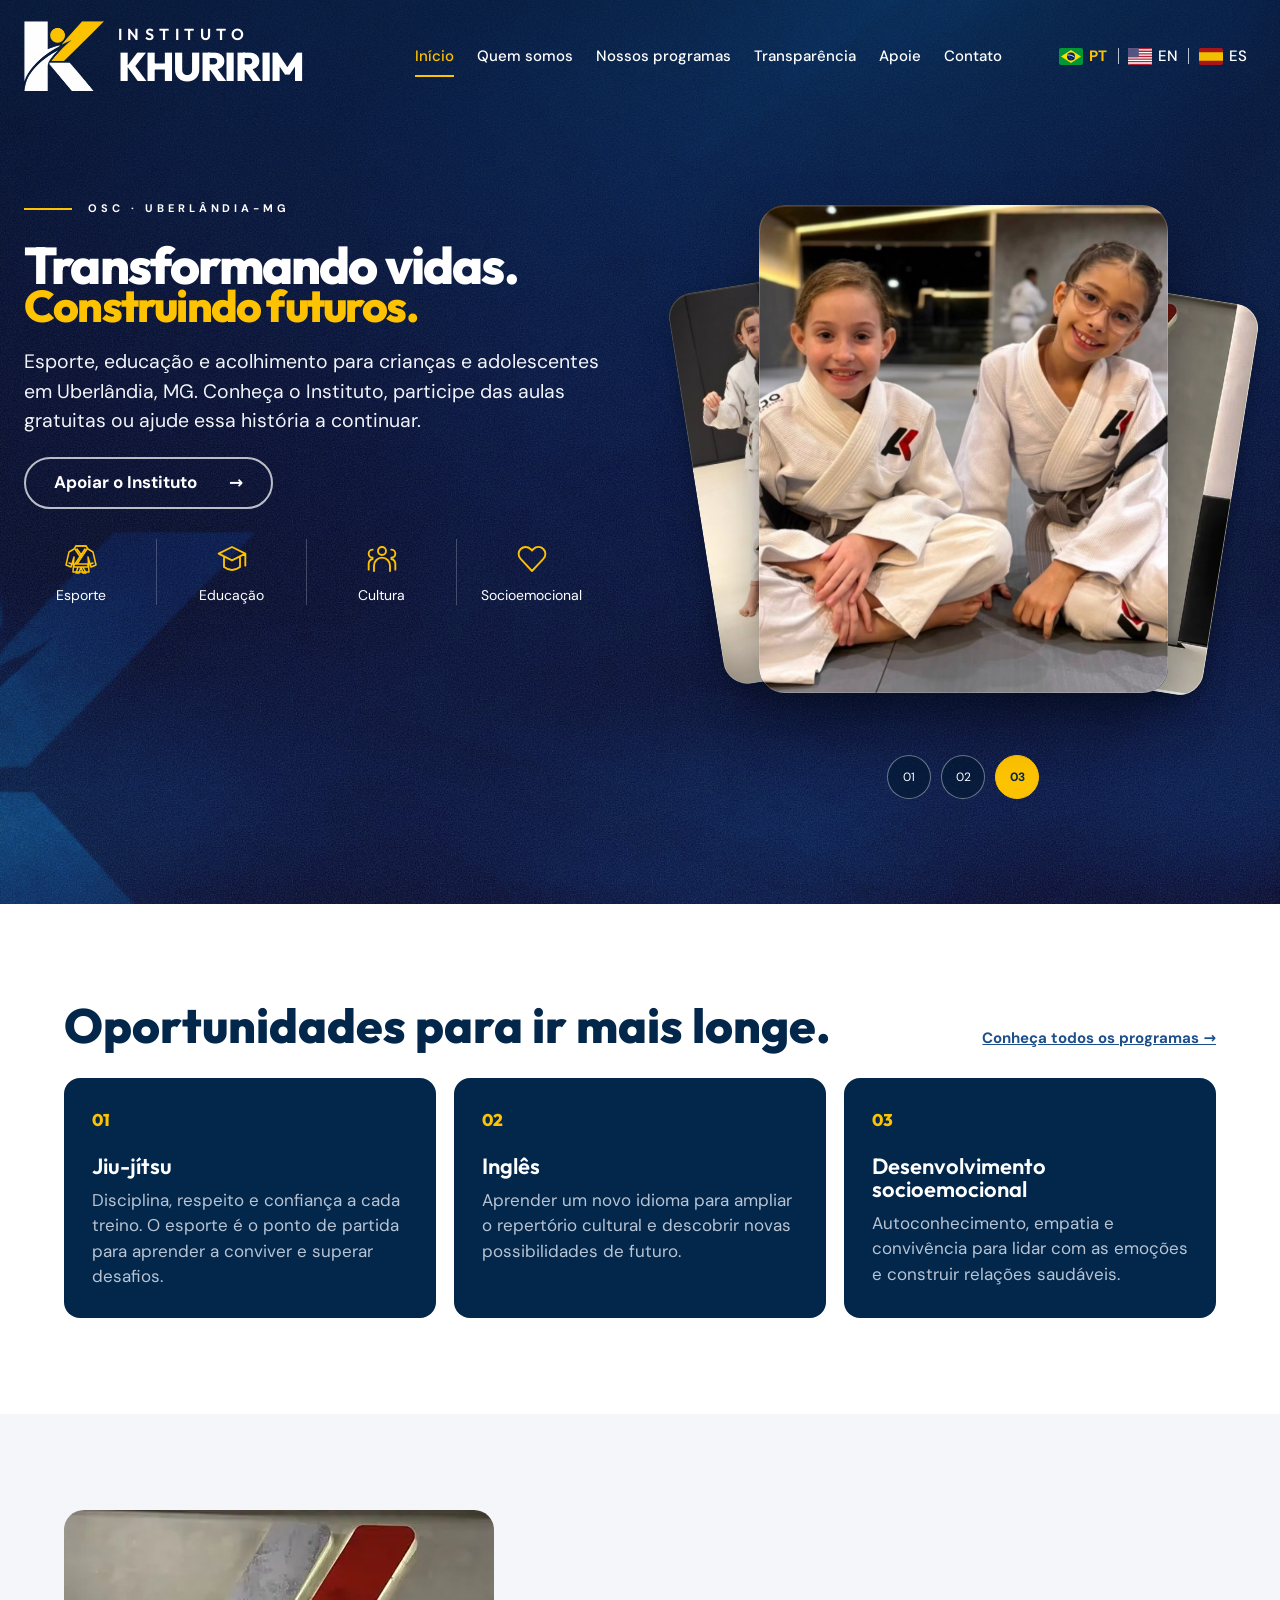
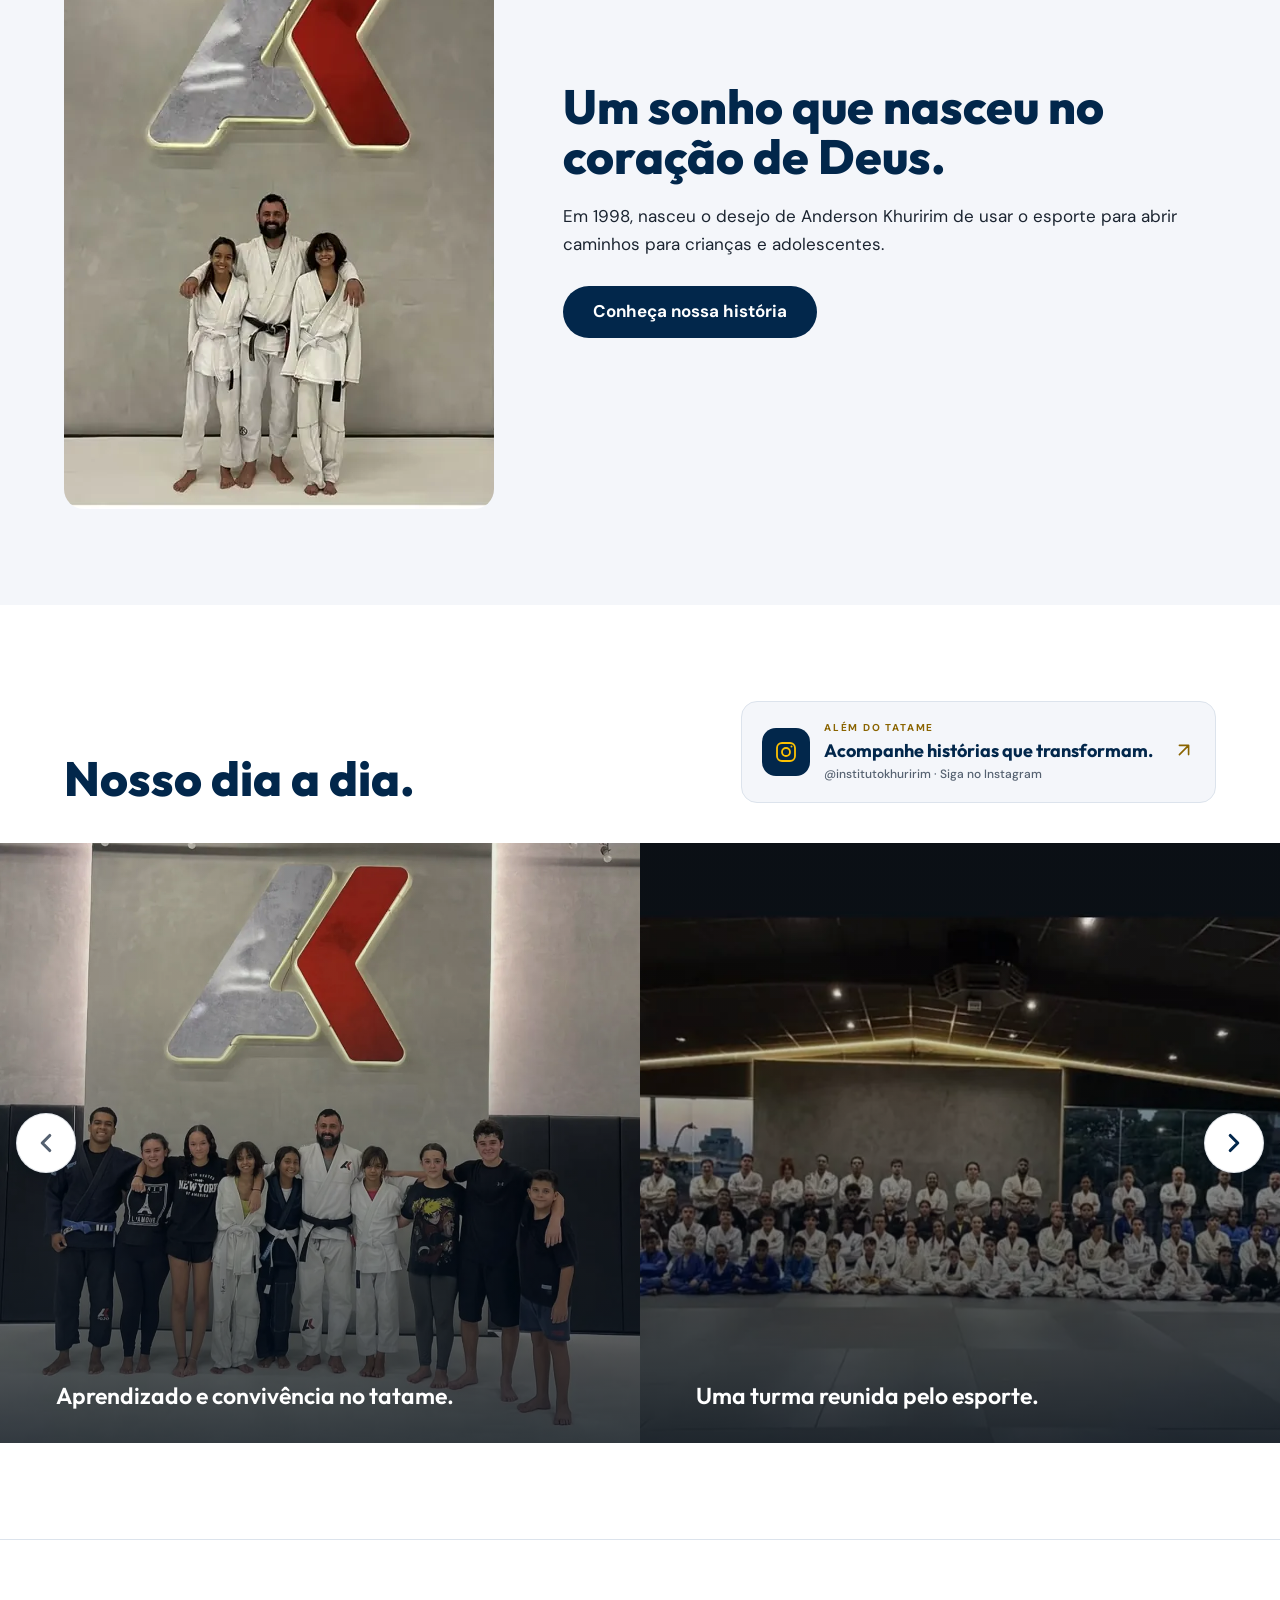
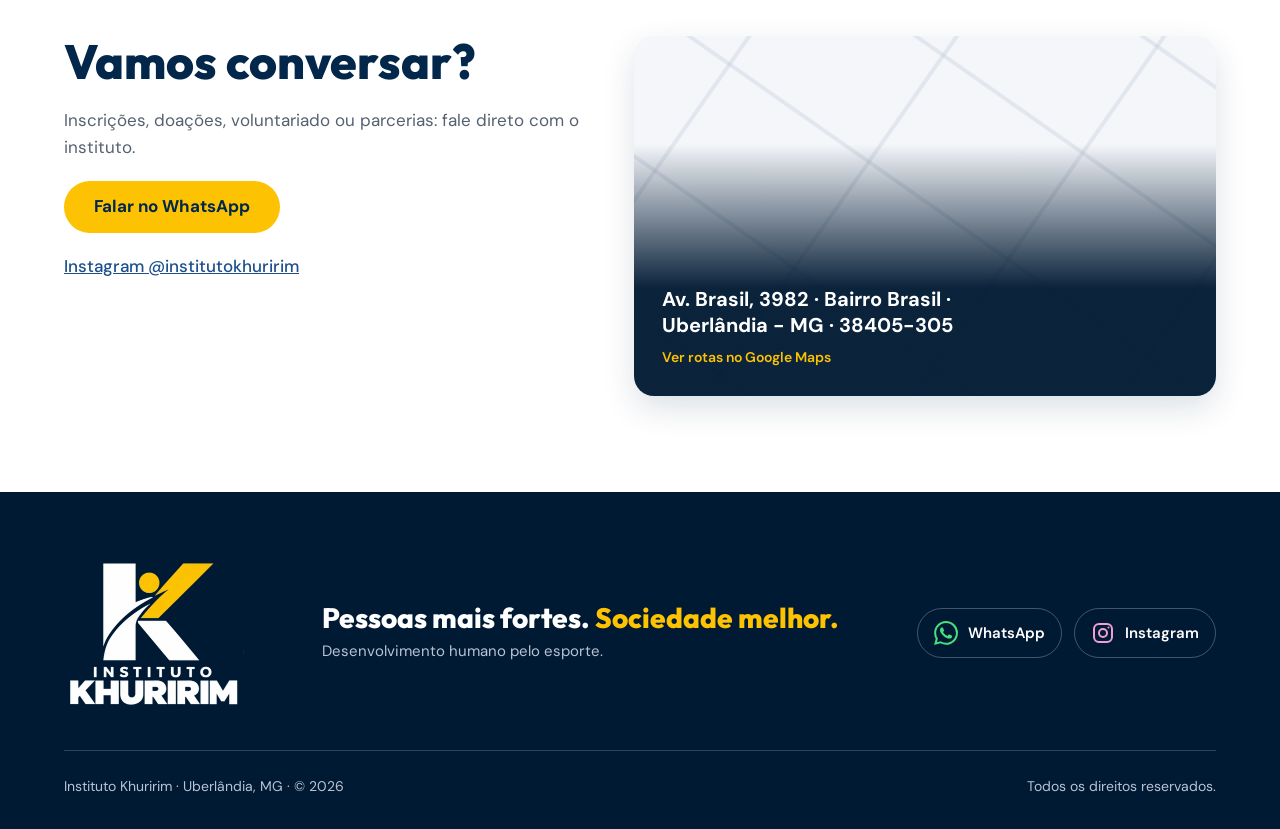
<file: index.html>
<!doctype html>
<html lang="pt-BR" data-site-page="inicio">
<head>
  <meta charset="utf-8">
  <meta name="viewport" content="width=device-width, initial-scale=1, viewport-fit=cover, interactive-widget=resizes-content">
  <meta name="theme-color" content="#001e3c">
  <title>Instituto Khuririm — Início</title>
  <meta name="description" content="Instituto Khuririm: esporte, educação e acolhimento em Uberlândia, MG." data-i18n-content="meta.description">
  <link rel="canonical" href="https://institutokhuririm.com.br/">
  <meta property="og:type" content="website">
  <meta property="og:site_name" content="Instituto Khuririm">
  <meta property="og:locale" content="pt_BR">
  <meta property="og:url" content="https://institutokhuririm.com.br/">
  <meta property="og:title" content="Instituto Khuririm — Início">
  <meta property="og:description" content="Esporte, educação e desenvolvimento socioemocional para crianças e adolescentes em Uberlândia-MG.">
  <meta property="og:image" content="https://institutokhuririm.com.br/assets/img/brand/og-image.jpg">
  <meta property="og:image:width" content="1200">
  <meta property="og:image:height" content="630">
  <meta property="og:image:alt" content="Professores e alunos graduados do Instituto Khuririm no tatame">
  <meta name="twitter:card" content="summary_large_image">
  <link rel="icon" href="assets/img/brand/favicon.png" type="image/png">
  <link rel="apple-touch-icon" href="assets/img/brand/apple-touch-icon.png">
  <script type="application/ld+json">
{
  "@context": "https://schema.org",
  "@type": "NGO",
  "name": "Instituto Khuririm",
  "url": "https://institutokhuririm.com.br/",
  "logo": "https://institutokhuririm.com.br/assets/img/brand/logo-completa.png",
  "description": "OSC de Uberlândia-MG que usa o esporte, a educação e o desenvolvimento socioemocional para transformar a vida de crianças e adolescentes.",
  "founder": {
    "@type": "Person",
    "name": "Anderson Khuririm"
  },
  "address": {
    "@type": "PostalAddress",
    "addressLocality": "Uberlândia",
    "addressRegion": "MG",
    "addressCountry": "BR"
  },
  "sameAs": [
    "https://www.instagram.com/institutokhuririm/"
  ]
}
  </script>
  <link rel="preload" as="image" href="assets/img/photos/alunas-jiu-jitsu.jpg" fetchpriority="high">
  <link rel="preload" href="assets/fonts/outfit.woff2" as="font" type="font/woff2" crossorigin>
  <link rel="preload" href="assets/fonts/dm-sans.woff2" as="font" type="font/woff2" crossorigin>
  <link rel="stylesheet" href="assets/css/base.css">
  <link rel="stylesheet" href="assets/css/layout.css">
  <link rel="stylesheet" href="assets/css/components.css">
  <link rel="stylesheet" href="assets/css/sections.css">
  <link rel="stylesheet" href="assets/css/hero.css">
  <link rel="stylesheet" href="assets/css/pages.css">
</head>
<body>
  <a class="skip-link" href="#conteudo" data-i18n="text002">Pular para o conteúdo</a>
  <header class="site-header">
    <div class="container header-inner">
      <a href="./" class="brand">
        <span class="brand-symbol" aria-hidden="true">
          <img src="assets/img/brand/logo-completa.png" alt="" width="510" height="435">
        </span>
        <span class="brand-text"><span class="brand-small">INSTITUTO</span> <span class="brand-big">KHURIRIM</span></span>
      </a>
      <div class="language-switch" role="group" aria-label="Idioma" data-i18n-aria-label="language.label">
        <button type="button" data-language="pt" lang="pt" aria-label="Português" aria-pressed="true">
          <img class="language-flag" src="assets/img/flags/br.svg" alt="" width="24" height="17" aria-hidden="true">
          <span>PT</span>
        </button>
        <button type="button" data-language="en" lang="en" aria-label="English" aria-pressed="false">
          <img class="language-flag" src="assets/img/flags/us.svg" alt="" width="24" height="17" aria-hidden="true">
          <span>EN</span>
        </button>
        <button type="button" data-language="es" lang="es" aria-label="Español" aria-pressed="false">
          <img class="language-flag" src="assets/img/flags/es.svg" alt="" width="24" height="17" aria-hidden="true">
          <span>ES</span>
        </button>
      </div>
      <button type="button" class="menu-toggle" aria-expanded="false" aria-controls="menu" aria-label="Abrir menu">
        <span></span><span></span><span></span>
      </button>
      <nav id="menu" class="nav" aria-label="Principal" data-i18n-aria-label="accessibility.1">
        <a href="./" data-i18n="text005">Início</a>
        <a href="./quem-somos/" data-i18n="text006">Quem somos</a>
        <a href="./programas/" data-i18n="text007">Nossos programas</a>
        <a href="./transparencia/" data-i18n="text008">Transparência</a>
        <a href="./apoie/" data-i18n="text009">Apoie</a>
        <a href="./#contato" data-i18n="text010">Contato</a>
      </nav>
    </div>
  </header>
  <main id="conteudo" class="preview-page preview-page-inicio">
    <section id="inicio" class="hero section-dark">
      <div class="container hero-inner">
        <div class="hero-text">
          <p class="kicker kicker-light"><span class="line" aria-hidden="true"></span><span data-i18n="text011">OSC · UBERLÂNDIA-MG</span></p>
          <h1><span data-i18n="text012">Transformando vidas.</span> <span class="hl" data-i18n="text013">Construindo futuros.</span></h1>
          <div class="hero-lead">
            <p data-i18n="text014">Esporte, educação e acolhimento para crianças e adolescentes em Uberlândia, MG.</p>
            <p data-i18n="text015">Conheça o Instituto, participe das aulas gratuitas ou ajude essa história a continuar.</p>
          </div>
          <div class="preview-hero-action"><a class="btn btn-outline" href="./apoie/"><span data-i18n="hero.support">Apoiar o Instituto</span><span aria-hidden="true">→</span></a></div>
          <div class="hero-pillars" role="group" aria-label="Pilares" data-i18n-aria-label="accessibility.3">
            <ul class="pillars-list">
              <li><svg viewBox="0 0 32 32" width="32" height="32" fill="none" stroke="currentColor" stroke-width="1.5" stroke-linecap="round" stroke-linejoin="round" aria-hidden="true" focusable="false"><path d="m11 3-2 3-5 3-3 13 5 2 3-10-1 15h16l-1-15 3 10 5-2-3-13-5-3-2-3Z"/><path d="M11 3h10M10 6l6 9M22 6 12 21M12 6l5 7M20 6 10 21M9 21h14v3H9zM4 20l3 1m18 0 3-1M13 24l-2 6h3l2-6m0 0 2 6h3l-3-6"/></svg><span data-i18n="text018">Esporte</span></li>
              <li><svg viewBox="0 0 24 24" width="32" height="32" fill="none" stroke="currentColor" stroke-width="1.4" stroke-linecap="round" stroke-linejoin="round" aria-hidden="true" focusable="false"><path d="m2 8 10-5 10 5-10 5L2 8Zm4 3v7c4 3 8 3 12 0v-7M22 8v9"/></svg><span data-i18n="text019">Educação</span></li>
              <li><svg viewBox="0 0 24 24" width="32" height="32" fill="none" stroke="currentColor" stroke-width="1.4" stroke-linecap="round" stroke-linejoin="round" aria-hidden="true" focusable="false"><circle cx="12" cy="6" r="3"/><path d="M6 21v-4a6 6 0 0 1 12 0v4M5 5a3 3 0 0 0 0 6m14-6a3 3 0 0 1 0 6M2 20v-4a4 4 0 0 1 3-4m17 8v-4a4 4 0 0 0-3-4"/></svg><span data-i18n="text020">Cultura</span></li>
              <li><svg viewBox="0 0 24 24" width="32" height="32" fill="none" stroke="currentColor" stroke-width="1.4" stroke-linecap="round" stroke-linejoin="round" aria-hidden="true" focusable="false"><path d="M20.5 4.5a5.2 5.2 0 0 0-7.4 0L12 5.6l-1.1-1.1a5.2 5.2 0 0 0-7.4 7.4L12 21l8.5-9.1a5.2 5.2 0 0 0 0-7.4Z"/></svg><span data-i18n="text021">Socioemocional</span></li>
            </ul>
          </div>
        </div>
        <div class="hero-media hero-stack" data-hero-stack>
          <span class="hero-frame" aria-hidden="true"></span>
          <button type="button" class="hero-photo hero-photo-main is-left" data-hero-photo aria-pressed="false">
            <img src="assets/img/photos/primeira-foto.jpg" srcset="assets/img/photos/primeira-foto.jpg 831w" sizes="(min-width: 1600px) 650px, (max-width: 600px) calc(100vw - 64px), (max-width: 1000px) 70vw, (max-width: 1360px) calc(48vw - 46px), 608px" alt="Professor do Instituto Khuririm tira uma selfie com crianças de kimono no tatame" width="831" height="849" data-i18n-alt="accessibility.2">
          </button>
          <button type="button" class="hero-photo hero-photo-secondary is-right" data-hero-photo aria-pressed="false">
            <img src="assets/img/photos/sobre-600.webp" alt="Professor faixa-preta com duas alunas de kimono diante do logotipo da academia" width="600" height="599" data-i18n-alt="accessibility.4">
          </button>
          <button type="button" class="hero-photo hero-photo-third is-front" data-hero-photo data-hero-primary aria-pressed="true">
            <img src="assets/img/photos/alunas-jiu-jitsu.jpg" alt="Duas alunas de kimono sorrindo no tatame" width="1290" height="1290" fetchpriority="high" data-i18n-alt="hero.students">
          </button>
          <div class="hero-photo-controls" data-hero-controls>
            <button type="button" data-hero-select="0" aria-pressed="false">01</button>
            <button type="button" data-hero-select="1" aria-pressed="false">02</button>
            <button type="button" data-hero-select="2" aria-pressed="true">03</button>
          </div>
        </div>
      </div>
    </section>

<section class="section preview-highlights" aria-labelledby="preview-highlights-title">
  <div class="container">
    <div class="section-head section-head-row">
      <h2 id="preview-highlights-title" data-i18n="preview.home.programsTitle">Oportunidades para ir mais longe.</h2>
      <a href="./programas/" class="preview-text-link" data-i18n="preview.home.programsAction">Conheça todos os programas →</a>
    </div>
    <div class="preview-highlight-grid">
      <article><span>01</span><h3 data-i18n="text088">Jiu-jítsu</h3><p data-i18n="text089">Disciplina, respeito e confiança a cada treino. O esporte é o ponto de partida para aprender a conviver e superar desafios.</p></article>
      <article><span>02</span><h3 data-i18n="text096">Inglês</h3><p data-i18n="text097">Aprender um novo idioma para ampliar o repertório cultural e descobrir novas possibilidades de futuro.</p></article>
      <article><span>03</span><h3 data-i18n="text092">Desenvolvimento socioemocional</h3><p data-i18n="text093">Autoconhecimento, empatia e convivência para lidar com as emoções e construir relações saudáveis.</p></article>
    </div>
  </div>
</section>


<section class="section section-mist preview-about" aria-labelledby="preview-about-title">
  <div class="container preview-about-layout">
    <img src="assets/img/photos/sobre-600.webp" alt="Professor faixa-preta com duas alunas de kimono diante do logotipo da academia" width="600" height="599" loading="lazy" data-i18n-alt="accessibility.4">
    <div><h2 id="preview-about-title" data-i18n="text024">Um sonho que nasceu no coração de Deus.</h2>
      <p data-i18n="text026">Em 1998, nasceu o desejo de Anderson Khuririm de usar o esporte para abrir caminhos para crianças e adolescentes.</p>
      <a href="./quem-somos/" class="btn btn-navy" data-i18n="preview.home.aboutAction">Conheça nossa história</a>
    </div>
  </div>
</section>

<section id="galeria" class="section">
      <div class="container">
        <header class="section-head section-head-row">
          <div>
            <h2 data-i18n="text119">Nosso dia a dia.</h2>
          </div>
          <a class="gallery-instagram" href="https://www.instagram.com/institutokhuririm/" target="_blank" rel="noopener">
            <span class="gallery-instagram-icon" aria-hidden="true">
              <svg viewBox="0 0 24 24" width="24" height="24" fill="none" stroke="currentColor" stroke-width="1.8"><rect x="3" y="3" width="18" height="18" rx="5"></rect><circle cx="12" cy="12" r="4"></circle><circle cx="17.5" cy="6.5" r="1" fill="currentColor" stroke="none"></circle></svg>
            </span>
            <span class="gallery-instagram-copy">
              <span class="gallery-instagram-eyebrow" data-i18n="gallery.socialLabel">ALÉM DO TATAME</span>
              <span class="gallery-instagram-title" data-i18n="text120">Acompanhe histórias que transformam.</span>
              <span class="gallery-instagram-profile">@institutokhuririm <span aria-hidden="true">·</span> <span data-i18n="gallery.socialAction">Siga no Instagram</span></span>
            </span>
            <span class="gallery-instagram-arrow" aria-hidden="true"><svg viewBox="0 0 24 24" width="22" height="22" fill="none" stroke="currentColor" stroke-width="1.8" stroke-linecap="round" stroke-linejoin="round"><path d="M7 17 17 7M7 7h10v10"></path></svg></span>
          </a>
        </header>
        <div class="gallery-carousel" role="region" aria-label="Carrossel da galeria" data-i18n-aria-label="gallery.carousel">
          <button class="gallery-arrow" type="button" data-gallery-direction="-1" aria-label="Fotos anteriores" data-i18n-aria-label="gallery.previous">
            <svg viewBox="0 0 24 24" width="24" height="24" fill="none" stroke="currentColor" stroke-width="2" stroke-linecap="round" stroke-linejoin="round" aria-hidden="true"><path d="m15 18-6-6 6-6"></path></svg>
          </button>
          <div class="gallery" id="gallery-track">
            <div class="gallery-slide"><button class="gallery-image-button" aria-describedby="gallery-caption-0" type="button" aria-label="Ampliar foto" data-i18n-aria-label="gallery.openImage"><img src="assets/img/gallery/galeria-1.webp" srcset="assets/img/gallery/galeria-1-600.webp 600w, assets/img/gallery/galeria-1.webp 1200w" sizes="(max-width: 600px) 100vw, 50vw" alt="Professor e alunos do instituto posam juntos diante do logotipo da academia" width="480" height="600" loading="lazy" data-i18n-alt="accessibility.7"></button><p class="gallery-caption" id="gallery-caption-0" data-i18n="gallery.caption0">Aprendizado e convivência no tatame.</p></div>
            <div class="gallery-slide"><button class="gallery-image-button" aria-describedby="gallery-caption-1" type="button" aria-label="Ampliar foto" data-i18n-aria-label="gallery.openImage"><img src="assets/img/gallery/galeria-2.webp" srcset="assets/img/gallery/galeria-2-600.webp 600w, assets/img/gallery/galeria-2.webp 1200w" sizes="(max-width: 600px) 100vw, 50vw" alt="Turma grande de alunos de kimono sentados no tatame" width="480" height="600" loading="lazy" data-i18n-alt="accessibility.8"></button><p class="gallery-caption" id="gallery-caption-1" data-i18n="gallery.caption1">Uma turma reunida pelo esporte.</p></div>
            <div class="gallery-slide"><button class="gallery-image-button" aria-describedby="gallery-caption-2" type="button" aria-label="Ampliar foto" data-i18n-aria-label="gallery.openImage"><img src="assets/img/gallery/galeria-3.webp" srcset="assets/img/gallery/galeria-3-600.webp 600w, assets/img/gallery/galeria-3.webp 1200w" sizes="(max-width: 600px) 100vw, 50vw" alt="Professores e alunos graduados do instituto, de kimono, lado a lado no tatame" width="480" height="600" loading="lazy" data-i18n-alt="accessibility.9"></button><p class="gallery-caption" id="gallery-caption-2" data-i18n="gallery.caption2">Um registro de professores e alunos graduados.</p></div>
            <div class="gallery-slide"><button class="gallery-image-button" aria-describedby="gallery-caption-3" type="button" aria-label="Ampliar foto" data-i18n-aria-label="gallery.openImage"><img src="assets/img/gallery/galeria-4.webp" srcset="assets/img/gallery/galeria-4-600.webp 600w, assets/img/gallery/galeria-4.webp 1200w" sizes="(max-width: 600px) 100vw, 50vw" alt="Professor sorridente com crianças de kimono em uma selfie" width="480" height="600" loading="lazy" data-i18n-alt="accessibility.10"></button><p class="gallery-caption" id="gallery-caption-3" data-i18n="gallery.caption3">Proximidade que faz parte de cada treino.</p></div>
          </div>
          <button class="gallery-arrow" type="button" data-gallery-direction="1" aria-label="Próximas fotos" data-i18n-aria-label="gallery.next">
            <svg viewBox="0 0 24 24" width="24" height="24" fill="none" stroke="currentColor" stroke-width="2" stroke-linecap="round" stroke-linejoin="round" aria-hidden="true"><path d="m9 18 6-6-6-6"></path></svg>
          </button>
        </div>
        <dialog class="gallery-lightbox" aria-label="Imagem ampliada" data-i18n-aria-label="gallery.lightbox">
          <button class="gallery-lightbox-close" type="button" aria-label="Fechar imagem" data-i18n-aria-label="gallery.close">×</button>
          <img class="gallery-lightbox-image" alt="">
        </dialog>
      </div>
    </section>
<section id="contato" class="section">
      <div class="container contact">
        <div class="contact-text">
          <h2 data-i18n="text172">Vamos conversar?</h2>
          <p class="muted" data-i18n="text173">Inscrições, doações, voluntariado ou parcerias: fale direto com o instituto.</p>
          <a class="btn btn-yellow" href="https://wa.me/5534992000208?text=Ol%C3%A1%21%20Vim%20pelo%20site%20do%20Instituto%20Khuririm." target="_blank" rel="noopener" data-i18n="text174">Falar no WhatsApp</a>
          <ul class="contact-list">
            <li><a href="https://www.instagram.com/institutokhuririm/" target="_blank" rel="noopener">Instagram @institutokhuririm</a></li>
          </ul>
        </div>
        <div class="map">
          <iframe src="https://www.google.com/maps?q=Av.+Brasil%2C+3982%2C+Bairro+Brasil%2C+Uberl%C3%A2ndia+-+MG%2C+38405-305&amp;output=embed" loading="lazy" referrerpolicy="no-referrer-when-downgrade" aria-hidden="true" tabindex="-1"></iframe>
          <a class="map-link" href="https://www.google.com/maps/search/?api=1&amp;query=Av.+Brasil%2C+3982%2C+Bairro+Brasil%2C+Uberl%C3%A2ndia+-+MG%2C+38405-305" target="_blank" rel="noopener" aria-label="Abrir endereço no Google Maps" data-i18n-aria-label="contact.mapLink">
            <span class="map-address" data-i18n="text176">Av. Brasil, 3982 · Bairro Brasil · Uberlândia - MG · 38405-305</span>
            <span class="map-action" data-i18n="contact.mapAction">Ver rotas no Google Maps</span>
          </a>
        </div>
      </div>
    </section>
  </main>

  <footer class="site-footer">
    <div class="container">
      <div class="footer-top">
        <img src="assets/img/brand/logo-completa.webp" alt="Instituto Khuririm" width="180" height="154" loading="lazy">
        <div>
          <p class="footer-slogan"><span data-i18n="text177">Pessoas mais fortes.</span> <span class="hl" data-i18n="text178">Sociedade melhor.</span></p>
          <p class="footer-sub" data-i18n="text179">Desenvolvimento humano pelo esporte.</p>
        </div>
        <div class="footer-social">
          <a class="footer-social-link footer-social-whatsapp" href="https://wa.me/5534992000208?text=Ol%C3%A1%21%20Vim%20pelo%20site%20do%20Instituto%20Khuririm." target="_blank" rel="noopener" aria-label="Falar com o Instituto Khuririm no WhatsApp" data-i18n-aria-label="accessibility.11">
            <svg viewBox="0 0 24 24" width="30" height="30" aria-hidden="true" focusable="false"><path fill="currentColor" d="M17.472 14.382c-.297-.149-1.758-.867-2.03-.967-.273-.099-.471-.148-.67.15-.197.297-.767.966-.94 1.164-.173.199-.347.223-.644.075-.297-.15-1.255-.463-2.39-1.475-.883-.788-1.48-1.761-1.653-2.059-.173-.297-.018-.458.13-.606.134-.133.298-.347.446-.52.149-.174.198-.298.298-.497.099-.198.05-.371-.025-.52-.075-.149-.669-1.612-.916-2.207-.242-.579-.487-.5-.669-.51-.173-.008-.371-.01-.57-.01-.198 0-.52.074-.792.372-.272.297-1.04 1.016-1.04 2.479 0 1.462 1.065 2.875 1.213 3.074.149.198 2.096 3.2 5.077 4.487.709.306 1.262.489 1.694.625.712.227 1.36.195 1.871.118.571-.085 1.758-.719 2.006-1.413.248-.694.248-1.289.173-1.413-.074-.124-.272-.198-.57-.347m-5.421 7.403h-.004a9.87 9.87 0 01-5.031-1.378l-.361-.214-3.741.982.998-3.648-.235-.374a9.86 9.86 0 01-1.51-5.26c.001-5.45 4.436-9.884 9.888-9.884 2.64 0 5.122 1.03 6.988 2.898a9.825 9.825 0 012.893 6.994c-.003 5.45-4.437 9.884-9.885 9.884m8.413-18.297A11.815 11.815 0 0012.05 0C5.495 0 .16 5.335.157 11.892c0 2.096.547 4.142 1.588 5.945L.057 24l6.305-1.654a11.882 11.882 0 005.683 1.448h.005c6.554 0 11.89-5.335 11.893-11.893a11.821 11.821 0 00-3.48-8.413Z"></path></svg>
            <span>WhatsApp</span>
          </a>
          <a class="footer-social-link footer-social-instagram" href="https://www.instagram.com/institutokhuririm/" target="_blank" rel="noopener" aria-label="Visitar o Instagram do Instituto Khuririm" data-i18n-aria-label="accessibility.12">
            <svg viewBox="0 0 24 24" width="30" height="30" fill="none" stroke="currentColor" stroke-width="2" aria-hidden="true" focusable="false">
              <rect x="3" y="3" width="18" height="18" rx="5"></rect>
              <circle cx="12" cy="12" r="4"></circle>
              <circle cx="17.5" cy="6.5" r="1" fill="currentColor" stroke="none"></circle>
            </svg>
            <span>Instagram</span>
          </a>
        </div>
      </div>
      <div class="footer-bottom">
        <span><span data-i18n="text180">Instituto Khuririm · Uberlândia, MG · ©</span> <span id="ano">2026</span></span>
        <span data-i18n="footer.rights">Todos os direitos reservados.</span>
      </div>
    </div>
  </footer>
  <a class="back-to-top" href="#conteudo" aria-label="Voltar ao topo" data-i18n-aria-label="navigation.backToTop" hidden><svg viewBox="0 0 24 24" width="26" height="26" fill="none" stroke="currentColor" stroke-width="2" stroke-linecap="round" stroke-linejoin="round" aria-hidden="true"><path d="m6 12 6-6 6 6M12 6v14"/></svg></a>
  <script src="assets/js/i18n.js" defer></script>
  <script src="assets/js/components/navigation.js" defer></script>
  <script src="assets/js/components/clipboard.js" defer></script>
  <script src="assets/js/components/carousels.js" defer></script>
  <script src="assets/js/components/lightbox.js" defer></script>
  <script src="assets/js/components/animations.js" defer></script>
  <script src="assets/js/components/hero-photos.js" defer></script>
  <script src="assets/js/main.js" defer></script>
  <script src="assets/js/pages.js" defer></script>
</body>
</html>
</file>
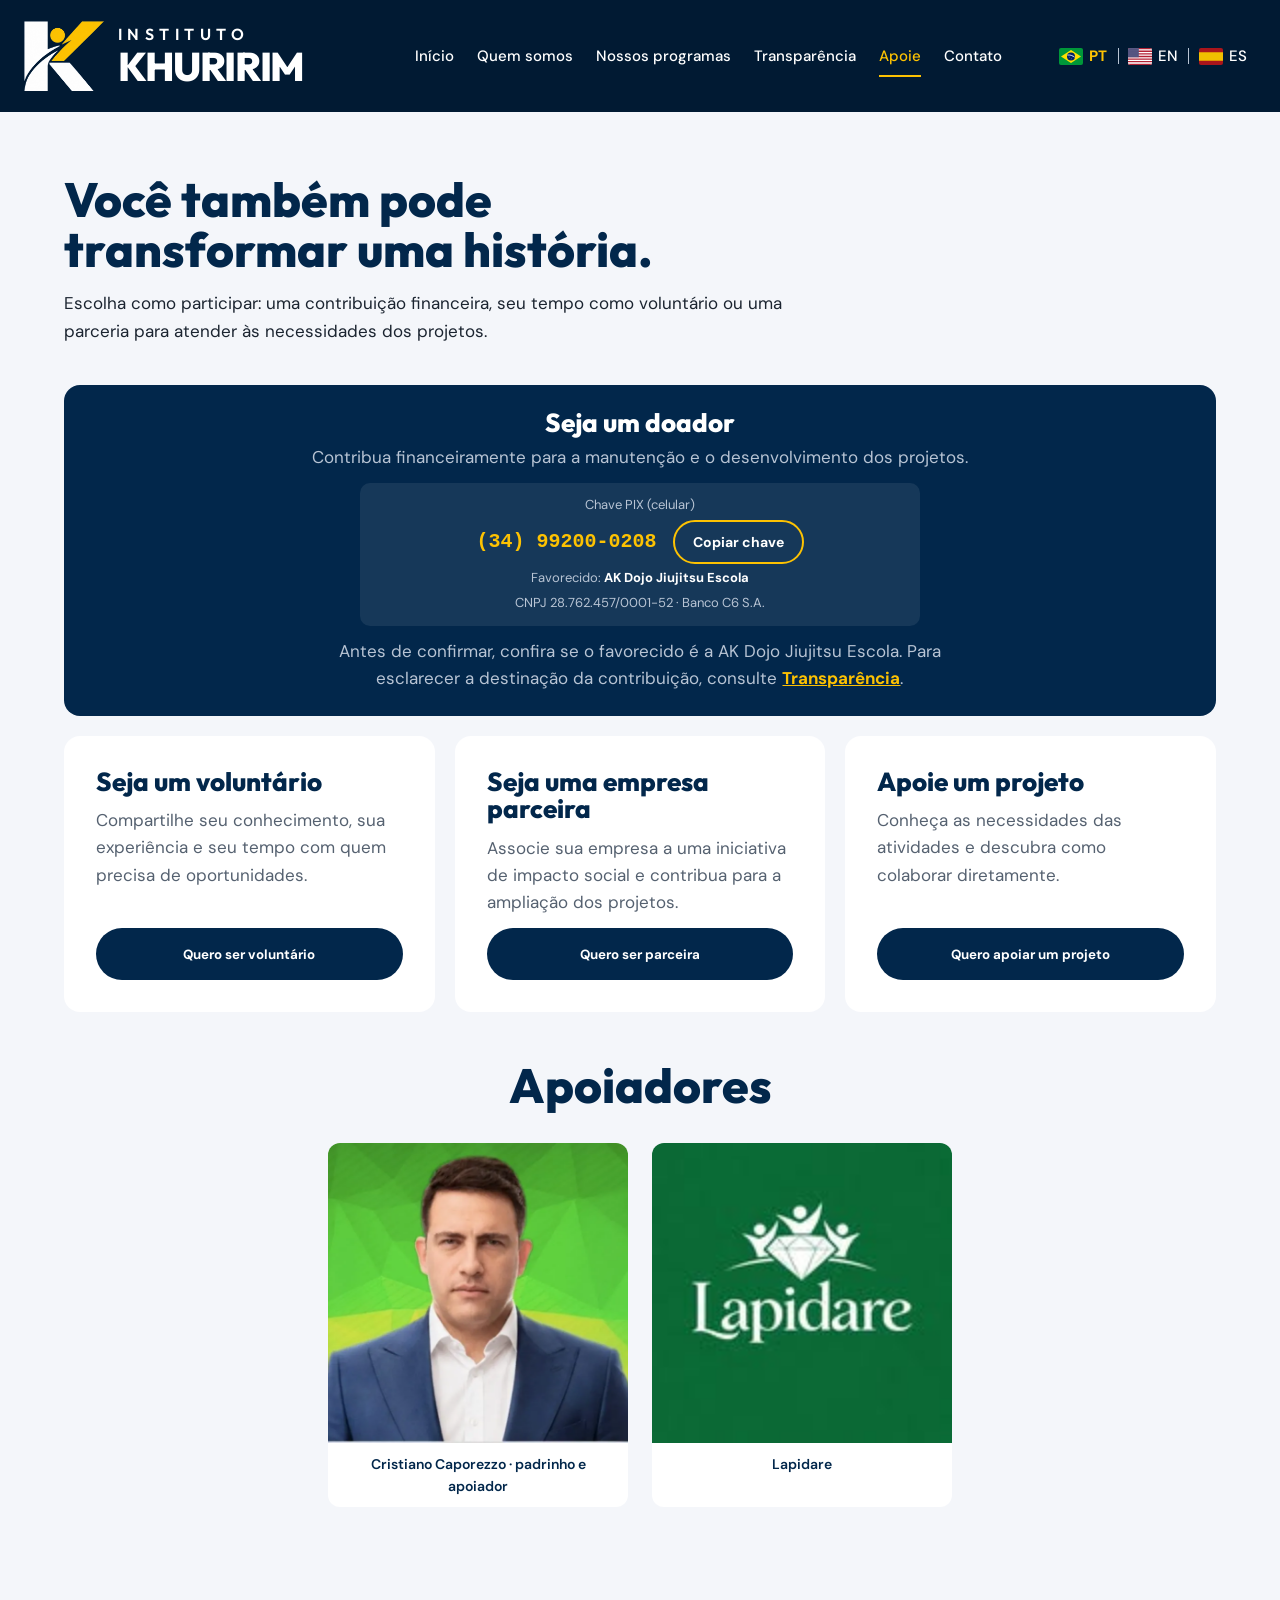
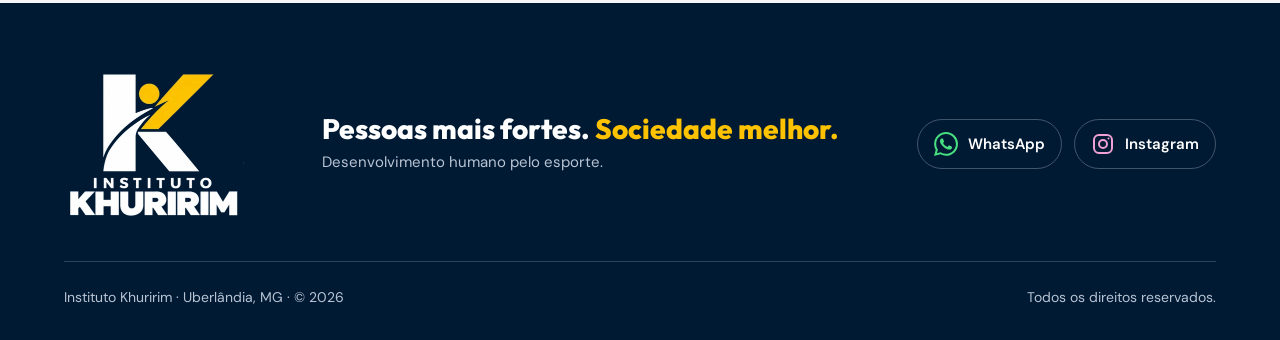
<file: apoie/index.html>
<!doctype html>
<html lang="pt-BR" data-site-page="apoie">
<head>
  <meta charset="utf-8">
  <meta name="viewport" content="width=device-width, initial-scale=1, viewport-fit=cover, interactive-widget=resizes-content">
  <meta name="theme-color" content="#001e3c">
  <base href="../">
  <title>Apoie — Instituto Khuririm</title>
  <meta name="description" content="Instituto Khuririm: esporte, educação e acolhimento em Uberlândia, MG." data-i18n-content="meta.description">
  <link rel="canonical" href="https://institutokhuririm.com.br/apoie/">
  <meta property="og:type" content="website">
  <meta property="og:site_name" content="Instituto Khuririm">
  <meta property="og:locale" content="pt_BR">
  <meta property="og:url" content="https://institutokhuririm.com.br/apoie/">
  <meta property="og:title" content="Apoie — Instituto Khuririm">
  <meta property="og:description" content="Esporte, educação e desenvolvimento socioemocional para crianças e adolescentes em Uberlândia-MG.">
  <meta property="og:image" content="https://institutokhuririm.com.br/assets/img/brand/og-image.jpg">
  <meta property="og:image:width" content="1200">
  <meta property="og:image:height" content="630">
  <meta property="og:image:alt" content="Professores e alunos graduados do Instituto Khuririm no tatame">
  <meta name="twitter:card" content="summary_large_image">
  <link rel="icon" href="assets/img/brand/favicon.png" type="image/png">
  <link rel="apple-touch-icon" href="assets/img/brand/apple-touch-icon.png">
  <link rel="preload" href="assets/fonts/outfit.woff2" as="font" type="font/woff2" crossorigin>
  <link rel="preload" href="assets/fonts/dm-sans.woff2" as="font" type="font/woff2" crossorigin>
  <link rel="stylesheet" href="assets/css/base.css">
  <link rel="stylesheet" href="assets/css/layout.css">
  <link rel="stylesheet" href="assets/css/components.css">
  <link rel="stylesheet" href="assets/css/sections.css">
  <link rel="stylesheet" href="assets/css/hero.css">
  <link rel="stylesheet" href="assets/css/pages.css">
</head>
<body>
  <a class="skip-link" href="./apoie/#conteudo" data-i18n="text002">Pular para o conteúdo</a>
  <header class="site-header">
    <div class="container header-inner">
      <a href="./" class="brand">
        <span class="brand-symbol" aria-hidden="true">
          <img src="assets/img/brand/logo-completa.png" alt="" width="510" height="435">
        </span>
        <span class="brand-text"><span class="brand-small">INSTITUTO</span> <span class="brand-big">KHURIRIM</span></span>
      </a>
      <div class="language-switch" role="group" aria-label="Idioma" data-i18n-aria-label="language.label">
        <button type="button" data-language="pt" lang="pt" aria-label="Português" aria-pressed="true">
          <img class="language-flag" src="assets/img/flags/br.svg" alt="" width="24" height="17" aria-hidden="true">
          <span>PT</span>
        </button>
        <button type="button" data-language="en" lang="en" aria-label="English" aria-pressed="false">
          <img class="language-flag" src="assets/img/flags/us.svg" alt="" width="24" height="17" aria-hidden="true">
          <span>EN</span>
        </button>
        <button type="button" data-language="es" lang="es" aria-label="Español" aria-pressed="false">
          <img class="language-flag" src="assets/img/flags/es.svg" alt="" width="24" height="17" aria-hidden="true">
          <span>ES</span>
        </button>
      </div>
      <button type="button" class="menu-toggle" aria-expanded="false" aria-controls="menu" aria-label="Abrir menu">
        <span></span><span></span><span></span>
      </button>
      <nav id="menu" class="nav" aria-label="Principal" data-i18n-aria-label="accessibility.1">
        <a href="./" data-i18n="text005">Início</a>
        <a href="./quem-somos/" data-i18n="text006">Quem somos</a>
        <a href="./programas/" data-i18n="text007">Nossos programas</a>
        <a href="./transparencia/" data-i18n="text008">Transparência</a>
        <a href="./apoie/" data-i18n="text009">Apoie</a>
        <a href="./#contato" data-i18n="text010">Contato</a>
      </nav>
    </div>
  </header>
  <main id="conteudo" class="preview-page preview-page-apoie">
    <section id="apoie" class="section section-mist">
      <div class="container">
        <header class="section-head">
          <h1 data-i18n="text142">Você também pode transformar uma história.</h1>
          <p data-i18n="text145">Escolha como participar: uma contribuição financeira, seu tempo como voluntário ou uma parceria para atender às necessidades dos projetos.</p>
        </header>
        <div class="support">
          <article class="support-card support-card-dark">
            <h3 data-i18n="text146">Seja um doador</h3>
            <p data-i18n="text147">Contribua financeiramente para a manutenção e o desenvolvimento dos projetos.</p>
            <div class="pix">
              <span data-i18n="text148">Chave PIX (celular)</span>
              <div class="pix-copy-row">
                <strong id="pix-key-apoie" class="pix-key">(34) 99200-0208</strong>
                <button type="button" class="copy-btn" data-copy="#pix-key-apoie" data-copy-value="+5534992000208" data-i18n="text150">Copiar chave</button>
              </div>
              <span><span data-i18n="text151">Favorecido:</span> <strong>AK Dojo Jiujitsu Escola</strong></span>
              <span>CNPJ 28.762.457/0001-52 · Banco C6 S.A.</span>
            </div>
            <p class="support-note"><span data-i18n="text154">Antes de confirmar, confira se o favorecido é a AK Dojo Jiujitsu Escola. Para esclarecer a destinação da contribuição, consulte</span> <a href="./transparencia/" data-i18n="text155">Transparência</a>.</p>
          </article>
          <article class="support-card">
            <h3 data-i18n="text157">Seja um voluntário</h3>
            <p data-i18n="text158">Compartilhe seu conhecimento, sua experiência e seu tempo com quem precisa de oportunidades.</p>
            <button class="btn btn-navy" type="button" data-interest="voluntario" data-i18n="text159">Quero ser voluntário</button>
          </article>
          <article class="support-card">
            <h3 data-i18n="text160">Seja uma empresa parceira</h3>
            <p data-i18n="text161">Associe sua empresa a uma iniciativa de impacto social e contribua para a ampliação dos projetos.</p>
            <button class="btn btn-navy" type="button" data-interest="empresa" data-i18n="text162">Quero ser parceira</button>
          </article>
          <article class="support-card">
            <h3 data-i18n="text163">Apoie um projeto</h3>
            <p data-i18n="text164">Conheça as necessidades das atividades e descubra como colaborar diretamente.</p>
            <button class="btn btn-navy" type="button" data-interest="projeto" data-i18n="text165">Quero apoiar um projeto</button>
          </article>
        </div>

        <section class="sponsors" id="apoiadores" aria-labelledby="supporters-title">
          <header class="section-head sponsors-heading">
            <h2 id="supporters-title" data-i18n="text166">Apoiadores</h2>
          </header>
          <div class="sponsors-carousel sponsors-static" role="region" aria-label="Apoiadores" data-i18n-aria-label="sponsors.carousel">
            <button class="sponsors-arrow" type="button" data-sponsors-direction="-1" aria-label="Apoiadores anteriores" data-i18n-aria-label="sponsors.previous">
              <svg viewBox="0 0 24 24" width="24" height="24" fill="none" stroke="currentColor" stroke-width="2" stroke-linecap="round" stroke-linejoin="round" aria-hidden="true"><path d="m15 18-6-6 6-6"></path></svg>
            </button>
            <div class="sponsors-grid" id="sponsors-track">
              <figure class="sponsor-card sponsor-slide"><img src="assets/img/sponsors/cristiano-caporezzo.webp" alt="Cristiano Caporezzo" width="350" height="350" loading="lazy"><figcaption><span data-i18n="text167">Cristiano Caporezzo · padrinho e apoiador</span><a class="sponsor-profile" href="https://www.instagram.com/caporezzodm/" target="_blank" rel="noopener noreferrer" aria-label="Instagram · Cristiano Caporezzo" title="Instagram · @caporezzodm"></a></figcaption></figure>
              <figure class="sponsor-card sponsor-slide"><img src="assets/img/sponsors/lapidare.jpg" alt="Lapidare" width="150" height="150" loading="lazy"><figcaption>Lapidare<a class="sponsor-profile" href="https://www.instagram.com/lapidareproject/" target="_blank" rel="noopener noreferrer" aria-label="Instagram · Lapidare" title="Instagram · @lapidareproject"></a></figcaption></figure>
            </div>
            <button class="sponsors-arrow" type="button" data-sponsors-direction="1" aria-label="Próximos apoiadores" data-i18n-aria-label="sponsors.next">
              <svg viewBox="0 0 24 24" width="24" height="24" fill="none" stroke="currentColor" stroke-width="2" stroke-linecap="round" stroke-linejoin="round" aria-hidden="true"><path d="m9 18 6-6-6-6"></path></svg>
            </button>
          </div>
        </section>
      </div>
    </section>
  </main>

<dialog class="preview-interest-dialog" id="preview-interest-dialog" aria-labelledby="preview-interest-title">
  <button class="preview-dialog-close" type="button" data-dialog-close aria-label="Fechar" data-i18n-aria-label="preview.form.close">×</button>
  <div class="preview-dialog-content">
    <p class="preview-form-eyebrow" data-i18n="preview.form.eyebrow">PARTICIPE DESSA TRANSFORMAÇÃO</p>
    <h2 id="preview-interest-title" data-i18n="preview.form.title">Como você quer fazer a diferença?</h2>
    <p class="preview-form-description" data-i18n="preview.form.description">Preencha seus dados e nossa equipe entrará em contato.</p>
    <form id="preview-interest-form" novalidate>
      <fieldset class="preview-interest-choices">
        <legend data-i18n="preview.form.choiceLabel">Quero participar como</legend>
        <label><input type="radio" name="interest" value="voluntario" required><span data-i18n="preview.form.volunteer">Voluntário</span></label>
        <label><input type="radio" name="interest" value="empresa"><span data-i18n="preview.form.company">Empresa parceira</span></label>
        <label><input type="radio" name="interest" value="projeto"><span data-i18n="preview.form.project">Apoiador de projeto</span></label>
      </fieldset>
      <p class="preview-interest-context" id="preview-interest-context" aria-live="polite"></p>
      <div class="preview-field"><label for="preview-name" data-i18n="preview.form.name">Nome completo</label><input id="preview-name" name="name" type="text" autocomplete="name" required maxlength="120" aria-describedby="preview-name-error"><small id="preview-name-error" class="preview-field-error"></small></div>
      <div class="preview-field-row">
        <div class="preview-field"><label for="preview-email" data-i18n="preview.form.email">E-mail</label><input id="preview-email" name="email" type="email" autocomplete="email" required maxlength="160" aria-describedby="preview-email-error"><small id="preview-email-error" class="preview-field-error"></small></div>
        <div class="preview-field"><label for="preview-phone" data-i18n="preview.form.phone">Telefone / WhatsApp</label><input id="preview-phone" name="phone" type="tel" autocomplete="tel" inputmode="tel" maxlength="24" placeholder="(34) 99999-9999"></div>
      </div>
      <div class="preview-field"><label for="preview-message" data-i18n="preview.form.message">Conte como gostaria de ajudar</label><textarea id="preview-message" name="message" rows="4" maxlength="1500" data-i18n-placeholder="preview.form.messagePlaceholder" placeholder="Fale um pouco sobre você e como gostaria de contribuir..."></textarea></div>
      <label class="preview-consent"><input id="preview-consent" name="consent" type="checkbox" required aria-describedby="preview-consent-error"><span data-i18n="preview.form.consent">Autorizo o Instituto Khuririm a usar meus dados exclusivamente para responder a este contato.</span></label>
      <small id="preview-consent-error" class="preview-field-error"></small>
      <button class="preview-submit" type="submit" data-i18n="preview.form.submit">Simular envio</button>
      <p class="preview-simulation-note" data-i18n="preview.form.simulation">Prévia demonstrativa: os dados preenchidos não são enviados nem armazenados.</p>
    </form>
    <div class="preview-form-result" id="preview-form-result" hidden role="status" aria-live="polite"><h3 data-i18n="preview.form.successTitle">Simulação concluída</h3><p data-i18n="preview.form.successBody">O formulário foi validado. Nesta prévia nenhum dado foi enviado ou armazenado.</p><button class="btn btn-navy" type="button" data-dialog-close data-i18n="preview.form.close">Fechar</button></div>
    <p class="preview-form-direct"><span data-i18n="preview.form.direct">Prefere falar diretamente?</span> <a href="https://wa.me/5534992000208?text=Ol%C3%A1%21%20Quero%20apoiar%20o%20Instituto%20Khuririm." target="_blank" rel="noopener" data-i18n="preview.form.directAction">Conversar pelo WhatsApp</a></p>
  </div>
</dialog>

  <footer class="site-footer">
    <div class="container">
      <div class="footer-top">
        <img src="assets/img/brand/logo-completa.webp" alt="Instituto Khuririm" width="180" height="154" loading="lazy">
        <div>
          <p class="footer-slogan"><span data-i18n="text177">Pessoas mais fortes.</span> <span class="hl" data-i18n="text178">Sociedade melhor.</span></p>
          <p class="footer-sub" data-i18n="text179">Desenvolvimento humano pelo esporte.</p>
        </div>
        <div class="footer-social">
          <a class="footer-social-link footer-social-whatsapp" href="https://wa.me/5534992000208?text=Ol%C3%A1%21%20Vim%20pelo%20site%20do%20Instituto%20Khuririm." target="_blank" rel="noopener" aria-label="Falar com o Instituto Khuririm no WhatsApp" data-i18n-aria-label="accessibility.11">
            <svg viewBox="0 0 24 24" width="30" height="30" aria-hidden="true" focusable="false"><path fill="currentColor" d="M17.472 14.382c-.297-.149-1.758-.867-2.03-.967-.273-.099-.471-.148-.67.15-.197.297-.767.966-.94 1.164-.173.199-.347.223-.644.075-.297-.15-1.255-.463-2.39-1.475-.883-.788-1.48-1.761-1.653-2.059-.173-.297-.018-.458.13-.606.134-.133.298-.347.446-.52.149-.174.198-.298.298-.497.099-.198.05-.371-.025-.52-.075-.149-.669-1.612-.916-2.207-.242-.579-.487-.5-.669-.51-.173-.008-.371-.01-.57-.01-.198 0-.52.074-.792.372-.272.297-1.04 1.016-1.04 2.479 0 1.462 1.065 2.875 1.213 3.074.149.198 2.096 3.2 5.077 4.487.709.306 1.262.489 1.694.625.712.227 1.36.195 1.871.118.571-.085 1.758-.719 2.006-1.413.248-.694.248-1.289.173-1.413-.074-.124-.272-.198-.57-.347m-5.421 7.403h-.004a9.87 9.87 0 01-5.031-1.378l-.361-.214-3.741.982.998-3.648-.235-.374a9.86 9.86 0 01-1.51-5.26c.001-5.45 4.436-9.884 9.888-9.884 2.64 0 5.122 1.03 6.988 2.898a9.825 9.825 0 012.893 6.994c-.003 5.45-4.437 9.884-9.885 9.884m8.413-18.297A11.815 11.815 0 0012.05 0C5.495 0 .16 5.335.157 11.892c0 2.096.547 4.142 1.588 5.945L.057 24l6.305-1.654a11.882 11.882 0 005.683 1.448h.005c6.554 0 11.89-5.335 11.893-11.893a11.821 11.821 0 00-3.48-8.413Z"></path></svg>
            <span>WhatsApp</span>
          </a>
          <a class="footer-social-link footer-social-instagram" href="https://www.instagram.com/institutokhuririm/" target="_blank" rel="noopener" aria-label="Visitar o Instagram do Instituto Khuririm" data-i18n-aria-label="accessibility.12">
            <svg viewBox="0 0 24 24" width="30" height="30" fill="none" stroke="currentColor" stroke-width="2" aria-hidden="true" focusable="false">
              <rect x="3" y="3" width="18" height="18" rx="5"></rect>
              <circle cx="12" cy="12" r="4"></circle>
              <circle cx="17.5" cy="6.5" r="1" fill="currentColor" stroke="none"></circle>
            </svg>
            <span>Instagram</span>
          </a>
        </div>
      </div>
      <div class="footer-bottom">
        <span><span data-i18n="text180">Instituto Khuririm · Uberlândia, MG · ©</span> <span id="ano">2026</span></span>
        <span data-i18n="footer.rights">Todos os direitos reservados.</span>
      </div>
    </div>
  </footer>
  <a class="back-to-top" href="./apoie/#conteudo" aria-label="Voltar ao topo" data-i18n-aria-label="navigation.backToTop" hidden><svg viewBox="0 0 24 24" width="26" height="26" fill="none" stroke="currentColor" stroke-width="2" stroke-linecap="round" stroke-linejoin="round" aria-hidden="true"><path d="m6 12 6-6 6 6M12 6v14"/></svg></a>
  <script src="assets/js/i18n.js" defer></script>
  <script src="assets/js/components/navigation.js" defer></script>
  <script src="assets/js/components/clipboard.js" defer></script>
  <script src="assets/js/components/carousels.js" defer></script>
  <script src="assets/js/components/lightbox.js" defer></script>
  <script src="assets/js/components/animations.js" defer></script>
  <script src="assets/js/components/hero-photos.js" defer></script>
  <script src="assets/js/main.js" defer></script>
  <script src="assets/js/pages.js" defer></script>
</body>
</html>
</file>
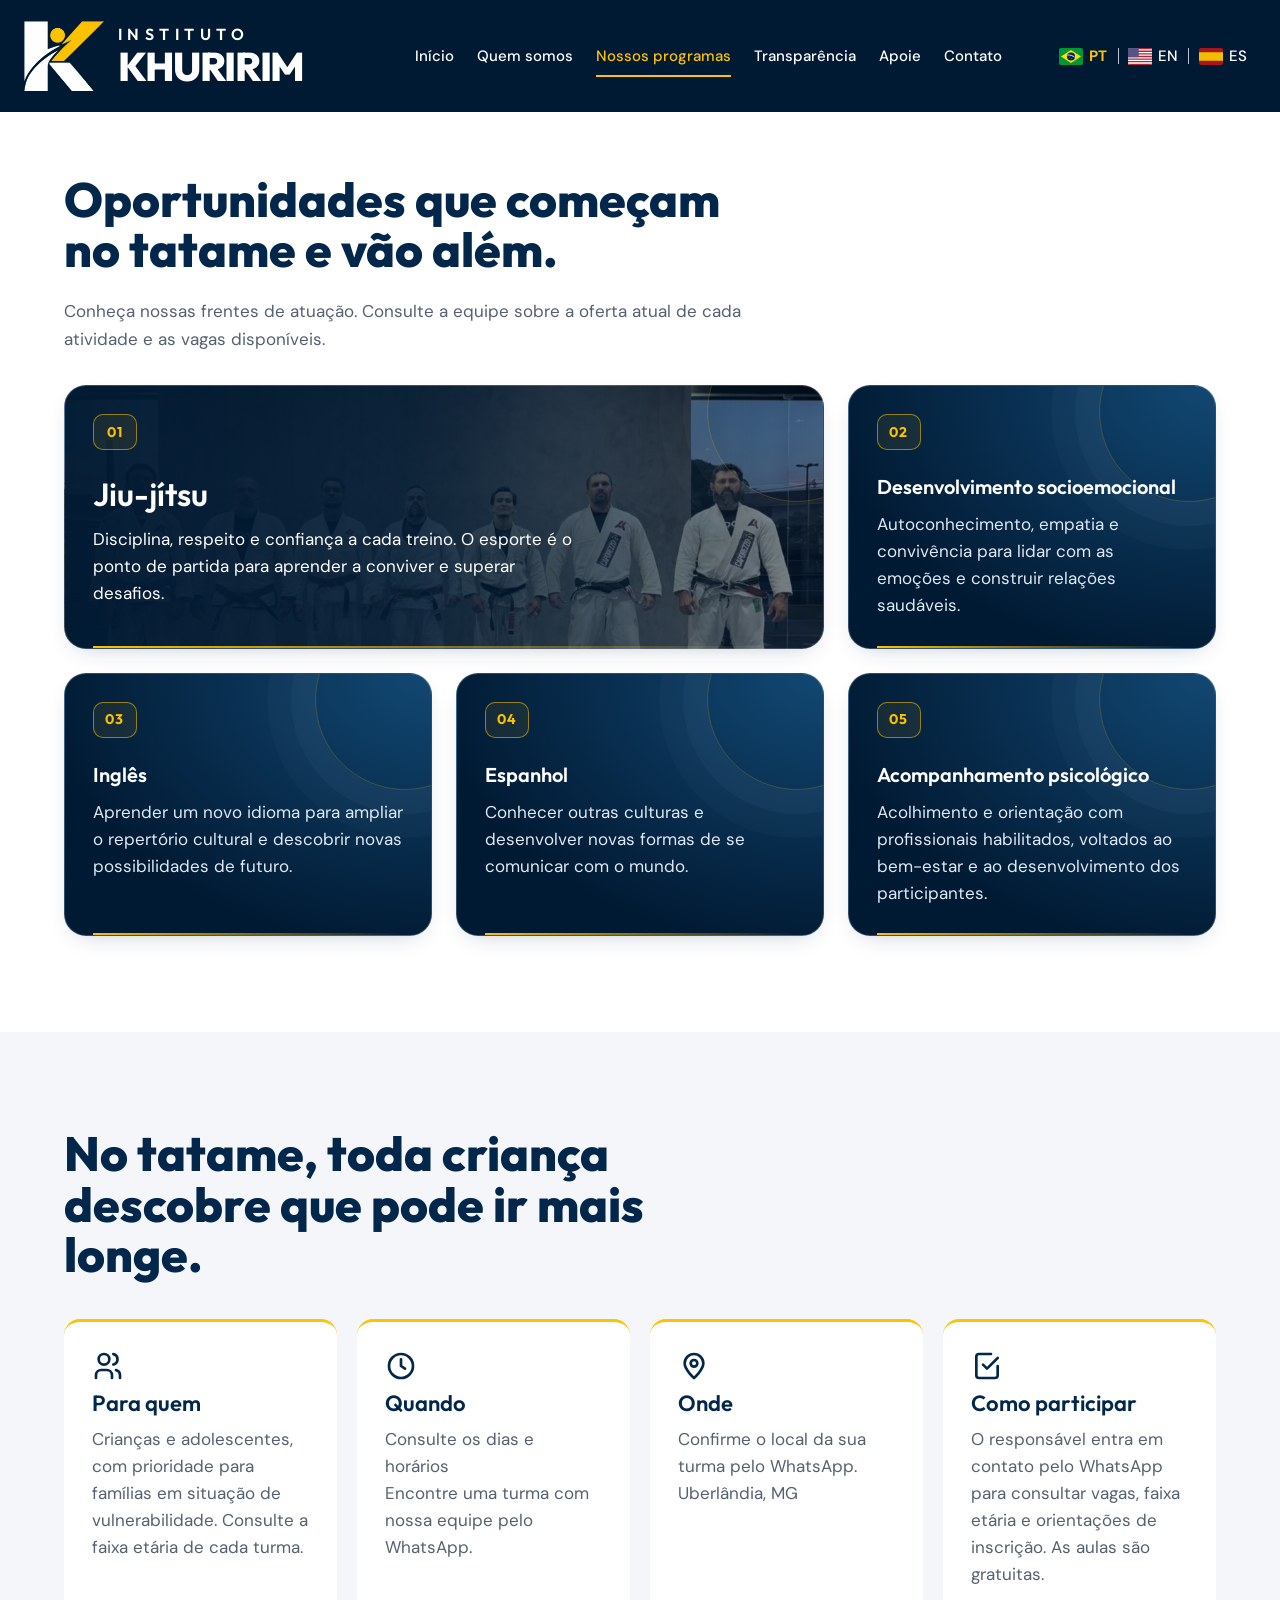
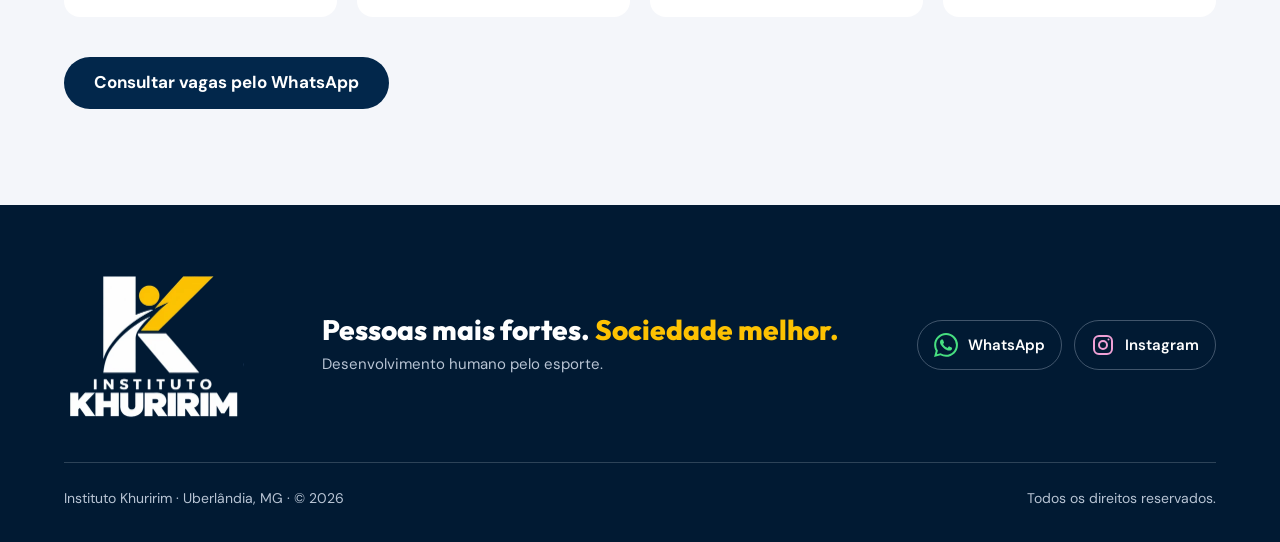
<file: programas/index.html>
<!doctype html>
<html lang="pt-BR" data-site-page="programas">
<head>
  <meta charset="utf-8">
  <meta name="viewport" content="width=device-width, initial-scale=1, viewport-fit=cover, interactive-widget=resizes-content">
  <meta name="theme-color" content="#001e3c">
  <base href="../">
  <title>Nossos programas — Instituto Khuririm</title>
  <meta name="description" content="Instituto Khuririm: esporte, educação e acolhimento em Uberlândia, MG." data-i18n-content="meta.description">
  <link rel="canonical" href="https://institutokhuririm.com.br/programas/">
  <meta property="og:type" content="website">
  <meta property="og:site_name" content="Instituto Khuririm">
  <meta property="og:locale" content="pt_BR">
  <meta property="og:url" content="https://institutokhuririm.com.br/programas/">
  <meta property="og:title" content="Nossos programas — Instituto Khuririm">
  <meta property="og:description" content="Esporte, educação e desenvolvimento socioemocional para crianças e adolescentes em Uberlândia-MG.">
  <meta property="og:image" content="https://institutokhuririm.com.br/assets/img/brand/og-image.jpg">
  <meta property="og:image:width" content="1200">
  <meta property="og:image:height" content="630">
  <meta property="og:image:alt" content="Professores e alunos graduados do Instituto Khuririm no tatame">
  <meta name="twitter:card" content="summary_large_image">
  <link rel="icon" href="assets/img/brand/favicon.png" type="image/png">
  <link rel="apple-touch-icon" href="assets/img/brand/apple-touch-icon.png">
  <link rel="preload" href="assets/fonts/outfit.woff2" as="font" type="font/woff2" crossorigin>
  <link rel="preload" href="assets/fonts/dm-sans.woff2" as="font" type="font/woff2" crossorigin>
  <link rel="stylesheet" href="assets/css/base.css">
  <link rel="stylesheet" href="assets/css/layout.css">
  <link rel="stylesheet" href="assets/css/components.css">
  <link rel="stylesheet" href="assets/css/sections.css">
  <link rel="stylesheet" href="assets/css/hero.css">
  <link rel="stylesheet" href="assets/css/pages.css">
</head>
<body>
  <a class="skip-link" href="./programas/#conteudo" data-i18n="text002">Pular para o conteúdo</a>
  <header class="site-header">
    <div class="container header-inner">
      <a href="./" class="brand">
        <span class="brand-symbol" aria-hidden="true">
          <img src="assets/img/brand/logo-completa.png" alt="" width="510" height="435">
        </span>
        <span class="brand-text"><span class="brand-small">INSTITUTO</span> <span class="brand-big">KHURIRIM</span></span>
      </a>
      <div class="language-switch" role="group" aria-label="Idioma" data-i18n-aria-label="language.label">
        <button type="button" data-language="pt" lang="pt" aria-label="Português" aria-pressed="true">
          <img class="language-flag" src="assets/img/flags/br.svg" alt="" width="24" height="17" aria-hidden="true">
          <span>PT</span>
        </button>
        <button type="button" data-language="en" lang="en" aria-label="English" aria-pressed="false">
          <img class="language-flag" src="assets/img/flags/us.svg" alt="" width="24" height="17" aria-hidden="true">
          <span>EN</span>
        </button>
        <button type="button" data-language="es" lang="es" aria-label="Español" aria-pressed="false">
          <img class="language-flag" src="assets/img/flags/es.svg" alt="" width="24" height="17" aria-hidden="true">
          <span>ES</span>
        </button>
      </div>
      <button type="button" class="menu-toggle" aria-expanded="false" aria-controls="menu" aria-label="Abrir menu">
        <span></span><span></span><span></span>
      </button>
      <nav id="menu" class="nav" aria-label="Principal" data-i18n-aria-label="accessibility.1">
        <a href="./" data-i18n="text005">Início</a>
        <a href="./quem-somos/" data-i18n="text006">Quem somos</a>
        <a href="./programas/" data-i18n="text007">Nossos programas</a>
        <a href="./transparencia/" data-i18n="text008">Transparência</a>
        <a href="./apoie/" data-i18n="text009">Apoie</a>
        <a href="./#contato" data-i18n="text010">Contato</a>
      </nav>
    </div>
  </header>
  <main id="conteudo" class="preview-page preview-page-programas">
    <section id="programas" class="section">
      <div class="container">
        <header class="section-head">
          <h1 data-i18n="text087">Oportunidades que começam no tatame e vão além.</h1>
        </header>
        <p class="programs-intro" data-i18n="programs.availability">Conheça nossas frentes de atuação. Consulte a equipe sobre a oferta atual de cada atividade e as vagas disponíveis.</p>
        <div class="programs">
          <article class="mv-card">
            <span class="program-number" aria-hidden="true">01</span><h3 data-i18n="text088">Jiu-jítsu</h3>
            <p data-i18n="text089">Disciplina, respeito e confiança a cada treino. O esporte é o ponto de partida para aprender a conviver e superar desafios.</p></article>
          <article class="mv-card">
            <span class="program-number" aria-hidden="true">02</span><h3 data-i18n="text092">Desenvolvimento socioemocional</h3>
            <p data-i18n="text093">Autoconhecimento, empatia e convivência para lidar com as emoções e construir relações saudáveis.</p></article>
          <article class="mv-card">
            <span class="program-number" aria-hidden="true">03</span><h3 data-i18n="text096">Inglês</h3>
            <p data-i18n="text097">Aprender um novo idioma para ampliar o repertório cultural e descobrir novas possibilidades de futuro.</p></article>
          <article class="mv-card">
            <span class="program-number" aria-hidden="true">04</span><h3 data-i18n="text099">Espanhol</h3>
            <p data-i18n="text100">Conhecer outras culturas e desenvolver novas formas de se comunicar com o mundo.</p></article>
          <article class="mv-card">
            <span class="program-number" aria-hidden="true">05</span><h3 data-i18n="text102">Acompanhamento psicológico</h3>
            <p data-i18n="text103">Acolhimento e orientação com profissionais habilitados, voltados ao bem-estar e ao desenvolvimento dos participantes.</p></article>
        </div>
      </div>
    </section>
<section id="aulas" class="section section-mist">
      <div class="container">
        <header class="section-head">
          <h2 data-i18n="text106">No tatame, toda criança descobre que pode ir mais longe.</h2>
        </header>
        <div class="cards">
          <article class="card">
            <svg viewBox="0 0 24 24" aria-hidden="true"><circle cx="9" cy="7" r="4"></circle><path d="M3 21v-2a4 4 0 0 1 4-4h4a4 4 0 0 1 4 4v2"></path><path d="M16 3.1a4 4 0 0 1 0 7.8"></path><path d="M21 21v-2a4 4 0 0 0-3-3.9"></path></svg>
            <h3 data-i18n="text107">Para quem</h3>
            <p data-i18n="text108">Crianças e adolescentes, com prioridade para famílias em situação de vulnerabilidade. Consulte a faixa etária de cada turma.</p>
          </article>
          <article class="card">
            <svg viewBox="0 0 24 24" aria-hidden="true"><circle cx="12" cy="12" r="9"></circle><path d="M12 7v5l3 2"></path></svg>
            <h3 data-i18n="text109">Quando</h3>
            <p><span data-i18n="text110">Consulte os dias e horários</span><br><span data-i18n="text111">Encontre uma turma com nossa equipe pelo WhatsApp.</span></p>
          </article>
          <article class="card">
            <svg viewBox="0 0 24 24" aria-hidden="true"><path d="M12 21s-7-6.2-7-11a7 7 0 0 1 14 0c0 4.8-7 11-7 11z"></path><circle cx="12" cy="10" r="2.5"></circle></svg>
            <h3 data-i18n="text112">Onde</h3>
            <p><span data-i18n="text113">Confirme o local da sua turma pelo WhatsApp.</span><br>Uberlândia, MG</p>
          </article>
          <article class="card">
            <svg viewBox="0 0 24 24" aria-hidden="true"><path d="M9 11l3 3 8-8"></path><path d="M20 12v7a2 2 0 0 1-2 2H6a2 2 0 0 1-2-2V5a2 2 0 0 1 2-2h9"></path></svg>
            <h3 data-i18n="text115">Como participar</h3>
            <p data-i18n="text116">O responsável entra em contato pelo WhatsApp para consultar vagas, faixa etária e orientações de inscrição. As aulas são gratuitas.</p>
          </article>
        </div>
        <a href="https://wa.me/5534992000208?text=Ol%C3%A1%21%20Quero%20inscrever%20uma%20crian%C3%A7a%20nas%20aulas%20do%20Instituto%20Khuririm." class="btn btn-navy" target="_blank" rel="noopener" data-i18n="text117">Consultar vagas pelo WhatsApp</a>
      </div>
    </section>
  </main>

  <footer class="site-footer">
    <div class="container">
      <div class="footer-top">
        <img src="assets/img/brand/logo-completa.webp" alt="Instituto Khuririm" width="180" height="154" loading="lazy">
        <div>
          <p class="footer-slogan"><span data-i18n="text177">Pessoas mais fortes.</span> <span class="hl" data-i18n="text178">Sociedade melhor.</span></p>
          <p class="footer-sub" data-i18n="text179">Desenvolvimento humano pelo esporte.</p>
        </div>
        <div class="footer-social">
          <a class="footer-social-link footer-social-whatsapp" href="https://wa.me/5534992000208?text=Ol%C3%A1%21%20Vim%20pelo%20site%20do%20Instituto%20Khuririm." target="_blank" rel="noopener" aria-label="Falar com o Instituto Khuririm no WhatsApp" data-i18n-aria-label="accessibility.11">
            <svg viewBox="0 0 24 24" width="30" height="30" aria-hidden="true" focusable="false"><path fill="currentColor" d="M17.472 14.382c-.297-.149-1.758-.867-2.03-.967-.273-.099-.471-.148-.67.15-.197.297-.767.966-.94 1.164-.173.199-.347.223-.644.075-.297-.15-1.255-.463-2.39-1.475-.883-.788-1.48-1.761-1.653-2.059-.173-.297-.018-.458.13-.606.134-.133.298-.347.446-.52.149-.174.198-.298.298-.497.099-.198.05-.371-.025-.52-.075-.149-.669-1.612-.916-2.207-.242-.579-.487-.5-.669-.51-.173-.008-.371-.01-.57-.01-.198 0-.52.074-.792.372-.272.297-1.04 1.016-1.04 2.479 0 1.462 1.065 2.875 1.213 3.074.149.198 2.096 3.2 5.077 4.487.709.306 1.262.489 1.694.625.712.227 1.36.195 1.871.118.571-.085 1.758-.719 2.006-1.413.248-.694.248-1.289.173-1.413-.074-.124-.272-.198-.57-.347m-5.421 7.403h-.004a9.87 9.87 0 01-5.031-1.378l-.361-.214-3.741.982.998-3.648-.235-.374a9.86 9.86 0 01-1.51-5.26c.001-5.45 4.436-9.884 9.888-9.884 2.64 0 5.122 1.03 6.988 2.898a9.825 9.825 0 012.893 6.994c-.003 5.45-4.437 9.884-9.885 9.884m8.413-18.297A11.815 11.815 0 0012.05 0C5.495 0 .16 5.335.157 11.892c0 2.096.547 4.142 1.588 5.945L.057 24l6.305-1.654a11.882 11.882 0 005.683 1.448h.005c6.554 0 11.89-5.335 11.893-11.893a11.821 11.821 0 00-3.48-8.413Z"></path></svg>
            <span>WhatsApp</span>
          </a>
          <a class="footer-social-link footer-social-instagram" href="https://www.instagram.com/institutokhuririm/" target="_blank" rel="noopener" aria-label="Visitar o Instagram do Instituto Khuririm" data-i18n-aria-label="accessibility.12">
            <svg viewBox="0 0 24 24" width="30" height="30" fill="none" stroke="currentColor" stroke-width="2" aria-hidden="true" focusable="false">
              <rect x="3" y="3" width="18" height="18" rx="5"></rect>
              <circle cx="12" cy="12" r="4"></circle>
              <circle cx="17.5" cy="6.5" r="1" fill="currentColor" stroke="none"></circle>
            </svg>
            <span>Instagram</span>
          </a>
        </div>
      </div>
      <div class="footer-bottom">
        <span><span data-i18n="text180">Instituto Khuririm · Uberlândia, MG · ©</span> <span id="ano">2026</span></span>
        <span data-i18n="footer.rights">Todos os direitos reservados.</span>
      </div>
    </div>
  </footer>
  <a class="back-to-top" href="./programas/#conteudo" aria-label="Voltar ao topo" data-i18n-aria-label="navigation.backToTop" hidden><svg viewBox="0 0 24 24" width="26" height="26" fill="none" stroke="currentColor" stroke-width="2" stroke-linecap="round" stroke-linejoin="round" aria-hidden="true"><path d="m6 12 6-6 6 6M12 6v14"/></svg></a>
  <script src="assets/js/i18n.js" defer></script>
  <script src="assets/js/components/navigation.js" defer></script>
  <script src="assets/js/components/clipboard.js" defer></script>
  <script src="assets/js/components/carousels.js" defer></script>
  <script src="assets/js/components/lightbox.js" defer></script>
  <script src="assets/js/components/animations.js" defer></script>
  <script src="assets/js/components/hero-photos.js" defer></script>
  <script src="assets/js/main.js" defer></script>
  <script src="assets/js/pages.js" defer></script>
</body>
</html>
</file>
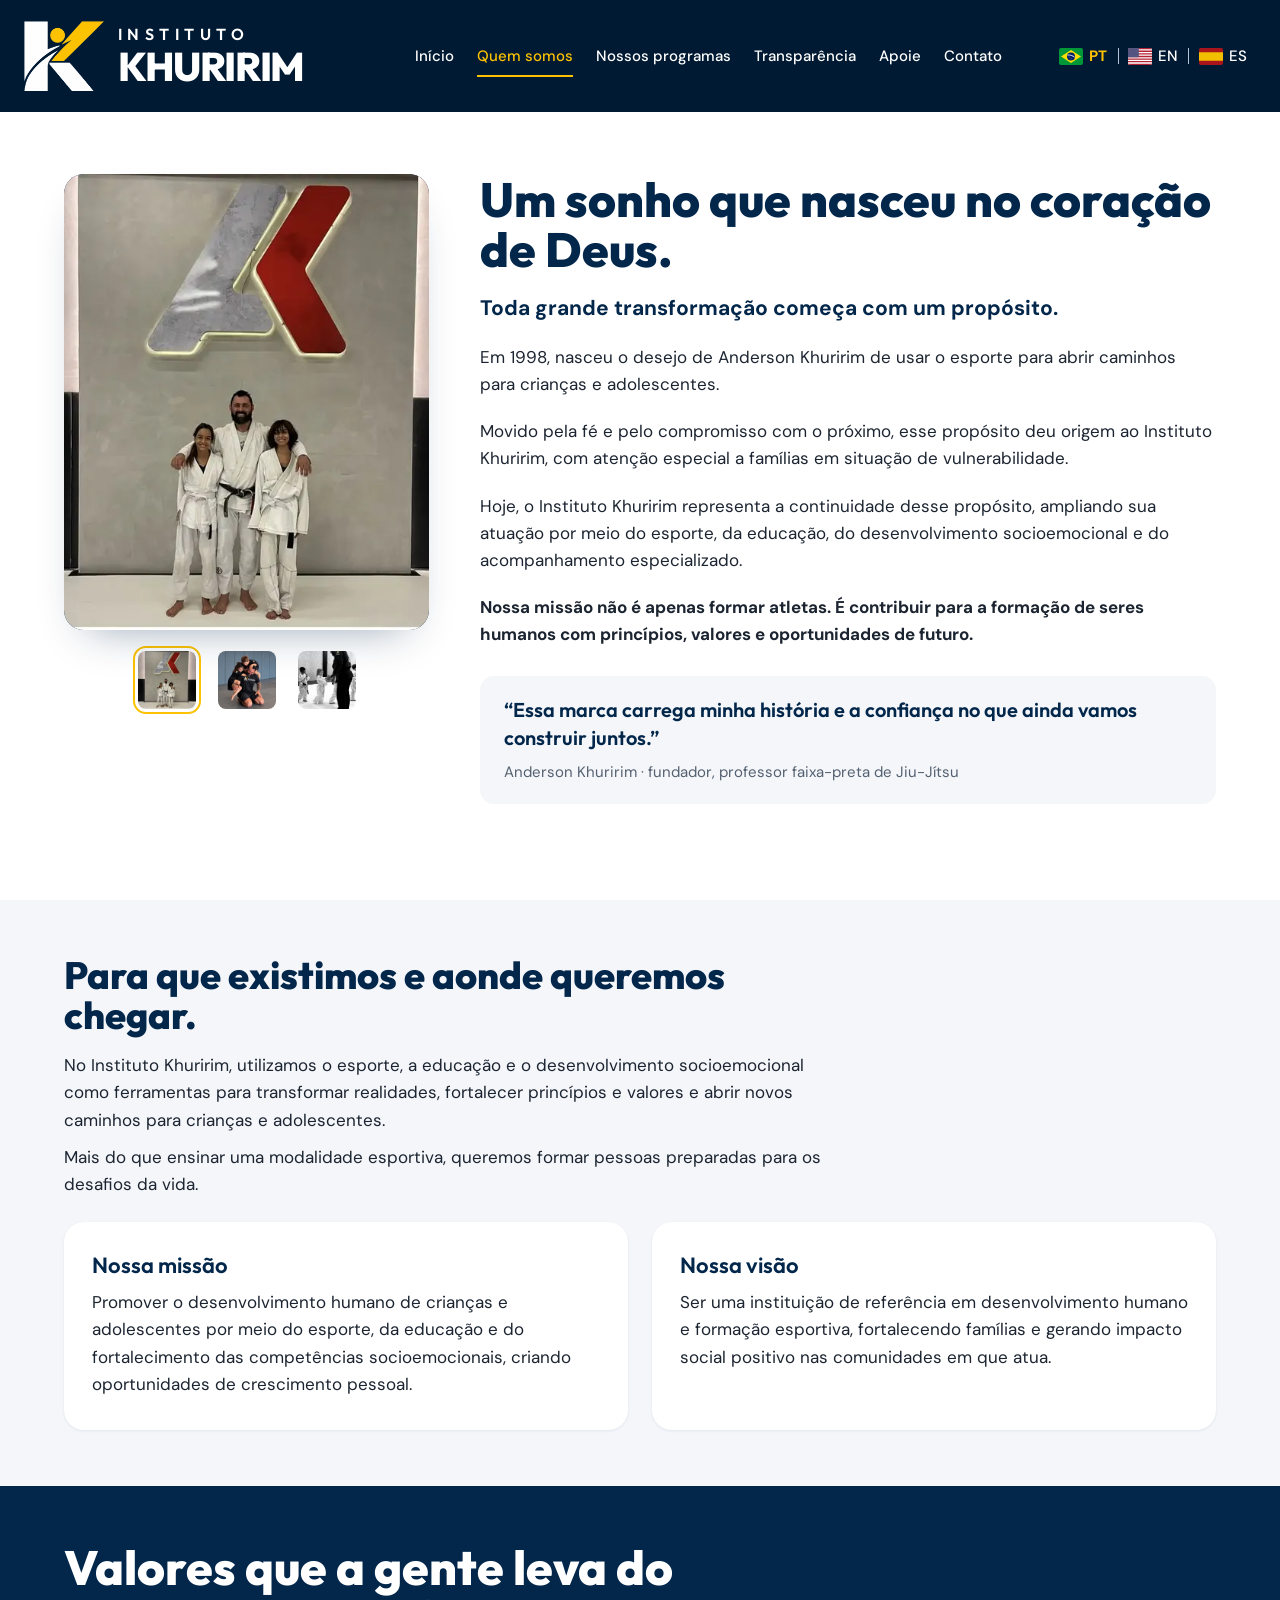
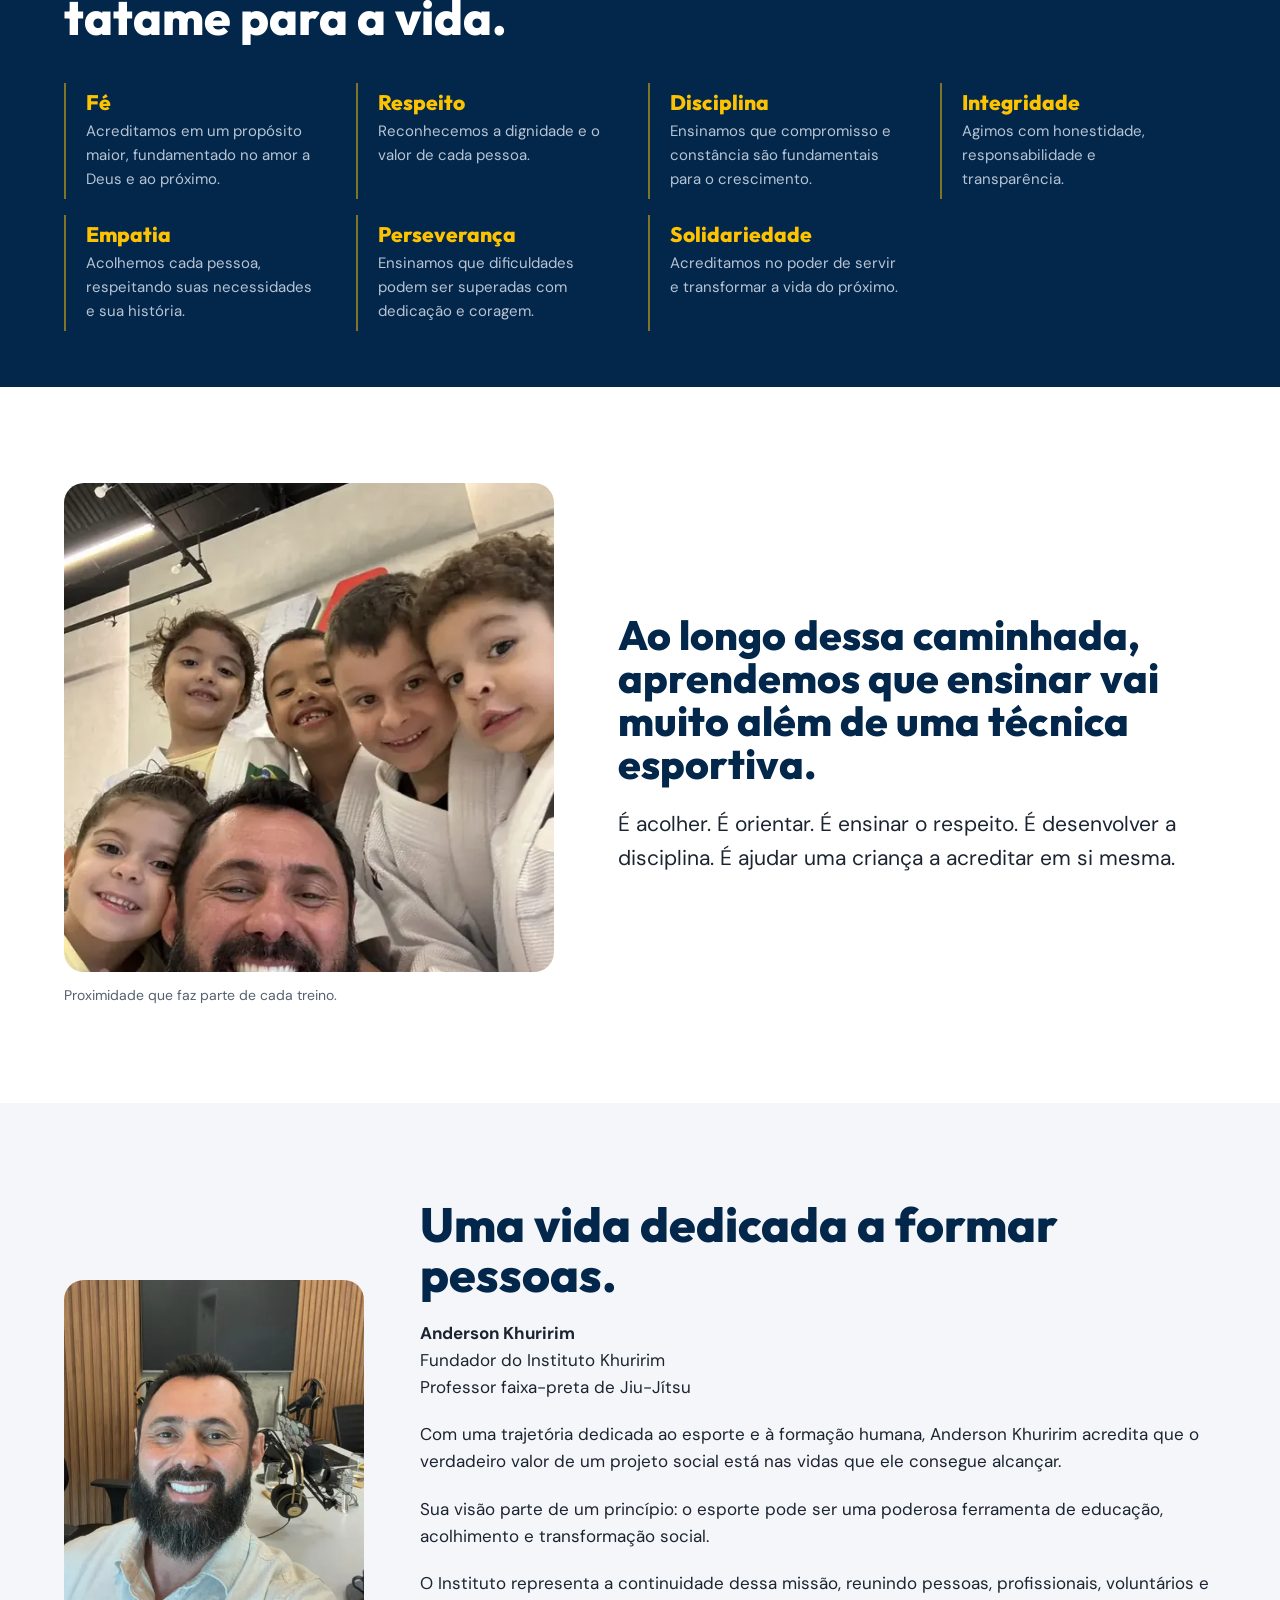
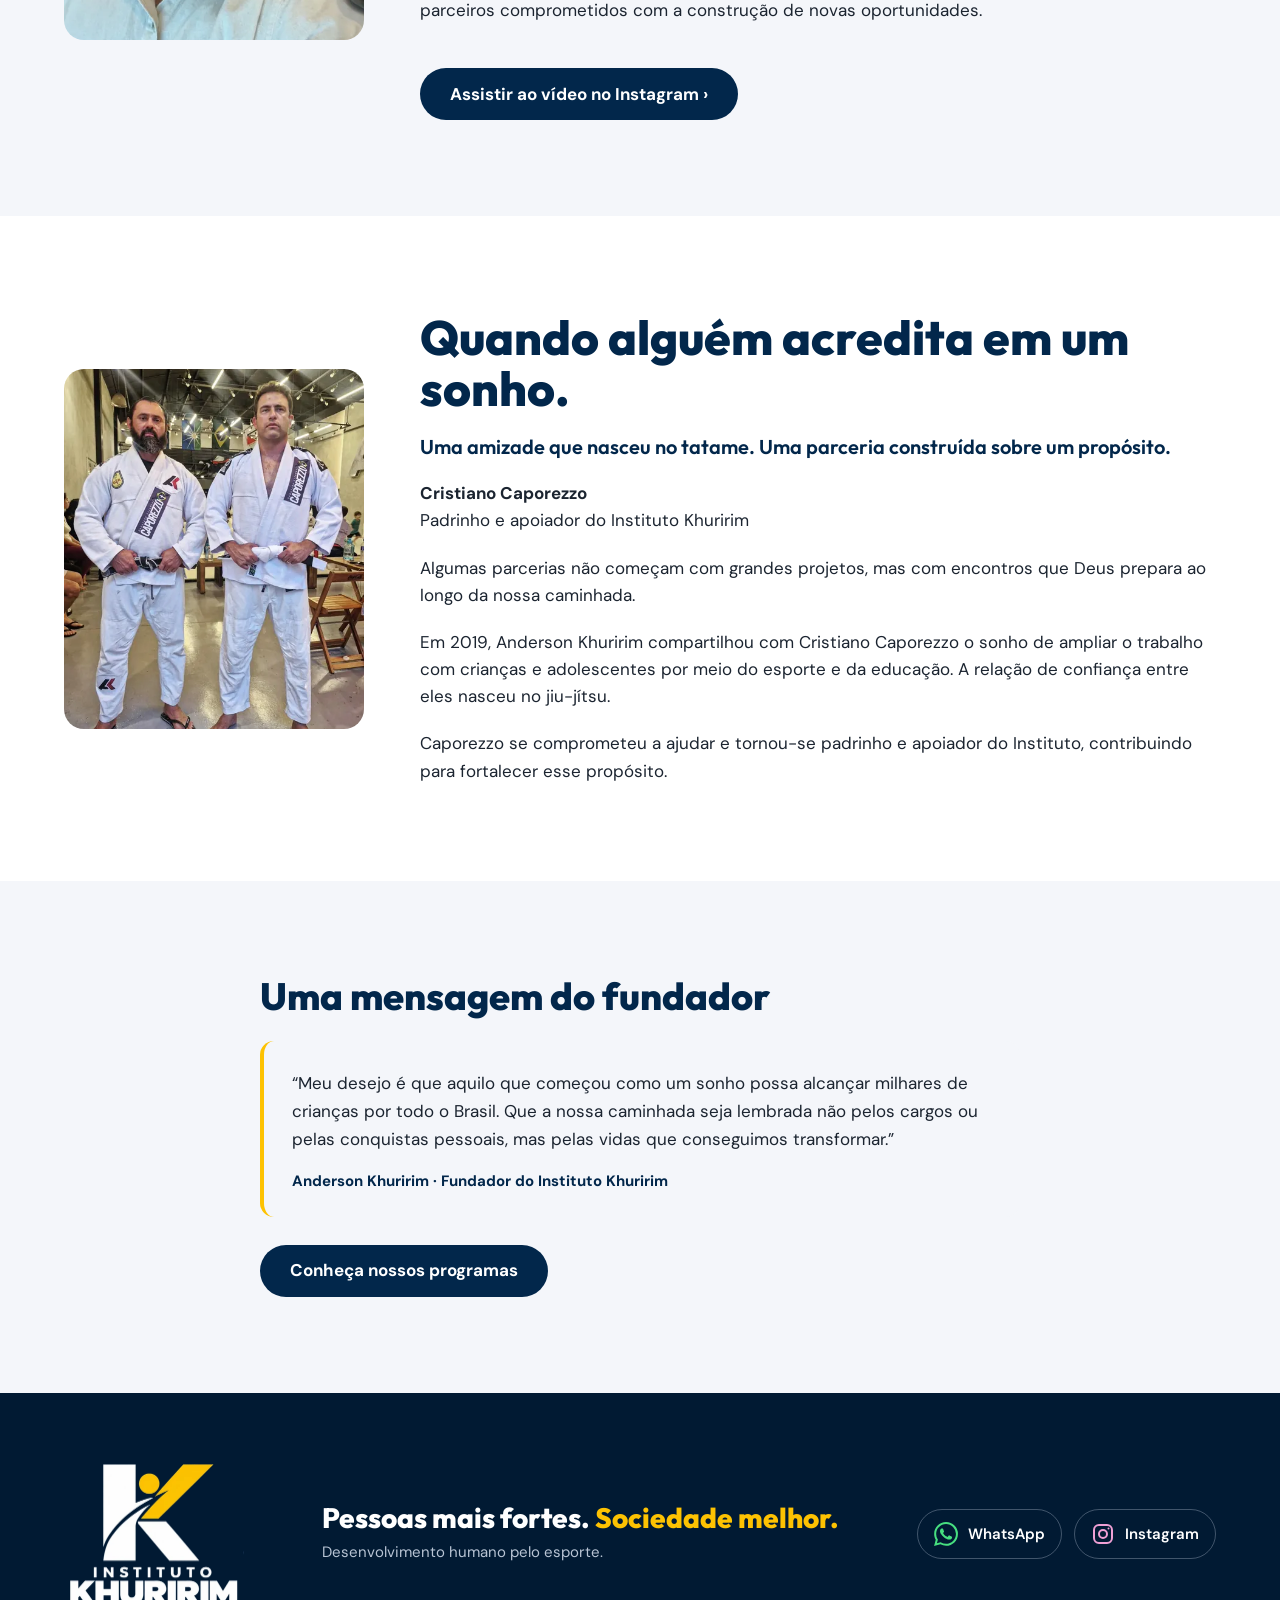
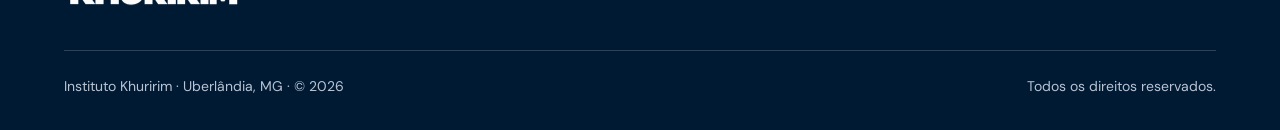
<file: quem-somos/index.html>
<!doctype html>
<html lang="pt-BR" data-site-page="quem-somos">
<head>
  <meta charset="utf-8">
  <meta name="viewport" content="width=device-width, initial-scale=1, viewport-fit=cover, interactive-widget=resizes-content">
  <meta name="theme-color" content="#001e3c">
  <base href="../">
  <title>Quem somos — Instituto Khuririm</title>
  <meta name="description" content="Instituto Khuririm: esporte, educação e acolhimento em Uberlândia, MG." data-i18n-content="meta.description">
  <link rel="canonical" href="https://institutokhuririm.com.br/quem-somos/">
  <meta property="og:type" content="website">
  <meta property="og:site_name" content="Instituto Khuririm">
  <meta property="og:locale" content="pt_BR">
  <meta property="og:url" content="https://institutokhuririm.com.br/quem-somos/">
  <meta property="og:title" content="Quem somos — Instituto Khuririm">
  <meta property="og:description" content="Esporte, educação e desenvolvimento socioemocional para crianças e adolescentes em Uberlândia-MG.">
  <meta property="og:image" content="https://institutokhuririm.com.br/assets/img/brand/og-image.jpg">
  <meta property="og:image:width" content="1200">
  <meta property="og:image:height" content="630">
  <meta property="og:image:alt" content="Professores e alunos graduados do Instituto Khuririm no tatame">
  <meta name="twitter:card" content="summary_large_image">
  <link rel="icon" href="assets/img/brand/favicon.png" type="image/png">
  <link rel="apple-touch-icon" href="assets/img/brand/apple-touch-icon.png">
  <link rel="preload" href="assets/fonts/outfit.woff2" as="font" type="font/woff2" crossorigin>
  <link rel="preload" href="assets/fonts/dm-sans.woff2" as="font" type="font/woff2" crossorigin>
  <link rel="stylesheet" href="assets/css/base.css">
  <link rel="stylesheet" href="assets/css/layout.css">
  <link rel="stylesheet" href="assets/css/components.css">
  <link rel="stylesheet" href="assets/css/sections.css">
  <link rel="stylesheet" href="assets/css/hero.css">
  <link rel="stylesheet" href="assets/css/pages.css?v=quem-somos-20261024d">
</head>
<body>
  <a class="skip-link" href="./quem-somos/#conteudo" data-i18n="text002">Pular para o conteúdo</a>
  <header class="site-header">
    <div class="container header-inner">
      <a href="./" class="brand">
        <span class="brand-symbol" aria-hidden="true">
          <img src="assets/img/brand/logo-completa.png" alt="" width="510" height="435">
        </span>
        <span class="brand-text"><span class="brand-small">INSTITUTO</span> <span class="brand-big">KHURIRIM</span></span>
      </a>
      <div class="language-switch" role="group" aria-label="Idioma" data-i18n-aria-label="language.label">
        <button type="button" data-language="pt" lang="pt" aria-label="Português" aria-pressed="true">
          <img class="language-flag" src="assets/img/flags/br.svg" alt="" width="24" height="17" aria-hidden="true">
          <span>PT</span>
        </button>
        <button type="button" data-language="en" lang="en" aria-label="English" aria-pressed="false">
          <img class="language-flag" src="assets/img/flags/us.svg" alt="" width="24" height="17" aria-hidden="true">
          <span>EN</span>
        </button>
        <button type="button" data-language="es" lang="es" aria-label="Español" aria-pressed="false">
          <img class="language-flag" src="assets/img/flags/es.svg" alt="" width="24" height="17" aria-hidden="true">
          <span>ES</span>
        </button>
      </div>
      <button type="button" class="menu-toggle" aria-expanded="false" aria-controls="menu" aria-label="Abrir menu">
        <span></span><span></span><span></span>
      </button>
      <nav id="menu" class="nav" aria-label="Principal" data-i18n-aria-label="accessibility.1">
        <a href="./" data-i18n="text005">Início</a>
        <a href="./quem-somos/" data-i18n="text006">Quem somos</a>
        <a href="./programas/" data-i18n="text007">Nossos programas</a>
        <a href="./transparencia/" data-i18n="text008">Transparência</a>
        <a href="./apoie/" data-i18n="text009">Apoie</a>
        <a href="./#contato" data-i18n="text010">Contato</a>
      </nav>
    </div>
  </header>
  <main id="conteudo" class="preview-page preview-page-quem-somos">
    <section id="sobre" class="section">
      <div class="container split">
        <div class="split-media about-gallery">
          <fieldset class="about-gallery-fieldset">
            <legend class="about-gallery-visually-hidden" data-i18n="about.galleryLegend">Imagens da nossa história</legend>
            <input type="radio" name="about-photo" id="about-photo-1" checked>
            <input type="radio" name="about-photo" id="about-photo-2">
            <input type="radio" name="about-photo" id="about-photo-3">
            <div class="about-photo-stage">
              <figure class="about-photo about-photo-1">
                <img src="assets/img/photos/sobre.webp" srcset="assets/img/photos/sobre-600.webp 600w, assets/img/photos/sobre.webp 1200w" sizes="(max-width: 700px) calc(100vw - 48px), 365px" alt="Professor faixa-preta com duas alunas de kimono diante do logotipo da academia" width="1200" height="1198" fetchpriority="high" data-i18n-alt="accessibility.4">
              </figure>
              <figure class="about-photo about-photo-2">
                <img src="assets/img/photos/sobre-ilustracao-afeto.webp" srcset="assets/img/photos/sobre-ilustracao-afeto-600.webp 600w, assets/img/photos/sobre-ilustracao-afeto.webp 1200w" sizes="(max-width: 700px) calc(100vw - 48px), 365px" alt="Ilustração digital de um adulto com duas crianças em um momento de afeto" width="1200" height="1200" loading="lazy" data-i18n-alt="about.illustrationAffectionAlt">
                <figcaption data-i18n="about.illustrationLabel">Imagem ilustrativa</figcaption>
              </figure>
              <figure class="about-photo about-photo-3">
                <img src="assets/img/photos/sobre-ilustracao-respeito.webp" srcset="assets/img/photos/sobre-ilustracao-respeito-600.webp 600w, assets/img/photos/sobre-ilustracao-respeito.webp 1122w" sizes="(max-width: 700px) calc(100vw - 48px), 365px" alt="Ilustração digital em preto e branco de um adulto cumprimentando uma criança no tatame" width="1122" height="1402" loading="lazy" data-i18n-alt="about.illustrationRespectAlt">
                <figcaption data-i18n="about.illustrationLabel">Imagem ilustrativa</figcaption>
              </figure>
            </div>
            <div class="about-photo-choices">
              <label for="about-photo-1"><img src="assets/img/photos/sobre-600.webp" alt="" width="72" height="72"><span class="about-gallery-visually-hidden" data-i18n="about.galleryReal">Foto do Instituto</span></label>
              <label for="about-photo-2"><img src="assets/img/photos/sobre-ilustracao-afeto-600.webp" alt="" width="72" height="72" loading="lazy"><span class="about-gallery-visually-hidden" data-i18n="about.galleryAffection">Ilustração: afeto</span></label>
              <label for="about-photo-3"><img src="assets/img/photos/sobre-ilustracao-respeito-600.webp" alt="" width="72" height="72" loading="lazy"><span class="about-gallery-visually-hidden" data-i18n="about.galleryRespect">Ilustração: respeito</span></label>
            </div>
          </fieldset>
        </div>
        <div class="split-text">
          <h1 data-i18n="text024">Um sonho que nasceu no coração de Deus.</h1>
          <p class="about-lead" data-i18n="text025">Toda grande transformação começa com um propósito.</p>
          <p data-i18n="text026">Em 1998, nasceu o desejo de Anderson Khuririm de usar o esporte para abrir caminhos para crianças e adolescentes.</p>
          <p data-i18n="text027">Movido pela fé e pelo compromisso com o próximo, esse propósito deu origem ao Instituto Khuririm, com atenção especial a famílias em situação de vulnerabilidade.</p>
          <p data-i18n="text030">Hoje, o Instituto Khuririm representa a continuidade desse propósito, ampliando sua atuação por meio do esporte, da educação, do desenvolvimento socioemocional e do acompanhamento especializado.</p>
          <p><strong data-i18n="text031">Nossa missão não é apenas formar atletas. É contribuir para a formação de seres humanos com princípios, valores e oportunidades de futuro.</strong></p>
          <blockquote class="quote">
            <p data-i18n="text032">“Essa marca carrega minha história e a confiança no que ainda vamos construir juntos.”</p>
            <cite data-i18n="text033">Anderson Khuririm · fundador, professor faixa-preta de Jiu-Jítsu</cite>
          </blockquote>
        </div>
      </div>
    </section>
<section id="missao" class="section section-mist">
      <div class="container">
        <header class="section-head">
          <h2 data-i18n="text035">Para que existimos e aonde queremos chegar.</h2>
          <p data-i18n="text036">No Instituto Khuririm, utilizamos o esporte, a educação e o desenvolvimento socioemocional como ferramentas para transformar realidades, fortalecer princípios e valores e abrir novos caminhos para crianças e adolescentes.</p>
          <p data-i18n="text037">Mais do que ensinar uma modalidade esportiva, queremos formar pessoas preparadas para os desafios da vida.</p>
          </header>
        <div class="mv">
          <article class="mv-card">
            <h3 data-i18n="text038">Nossa missão</h3>
            <p data-i18n="about.mission">Promover o desenvolvimento humano de crianças e adolescentes por meio do esporte, da educação e do fortalecimento das competências socioemocionais, criando oportunidades de crescimento pessoal.</p>
          </article>
          <article class="mv-card">
            <h3 data-i18n="text040">Nossa visão</h3>
            <p data-i18n="about.vision">Ser uma instituição de referência em desenvolvimento humano e formação esportiva, fortalecendo famílias e gerando impacto social positivo nas comunidades em que atua.</p>
          </article>
        </div>
      </div>
    </section>
<section id="valores" class="section section-dark">
      <div class="container">
        <header class="section-head">
          <h2 data-i18n="text043">Valores que a gente leva do tatame para a vida.</h2>
        </header>
        <div class="values">
          <div class="value"><h3 data-i18n="text044">Fé</h3><p data-i18n="text045">Acreditamos em um propósito maior, fundamentado no amor a Deus e ao próximo.</p></div>
          <div class="value"><h3 data-i18n="text046">Respeito</h3><p data-i18n="text047">Reconhecemos a dignidade e o valor de cada pessoa.</p></div>
          <div class="value"><h3 data-i18n="text048">Disciplina</h3><p data-i18n="text049">Ensinamos que compromisso e constância são fundamentais para o crescimento.</p></div>
          <div class="value"><h3 data-i18n="text050">Integridade</h3><p data-i18n="text051">Agimos com honestidade, responsabilidade e transparência.</p></div>
          <div class="value"><h3 data-i18n="text052">Empatia</h3><p data-i18n="text053">Acolhemos cada pessoa, respeitando suas necessidades e sua história.</p></div>
          <div class="value"><h3 data-i18n="text054">Perseverança</h3><p data-i18n="text055">Ensinamos que dificuldades podem ser superadas com dedicação e coragem.</p></div>
          <div class="value"><h3 data-i18n="text056">Solidariedade</h3><p data-i18n="text057">Acreditamos no poder de servir e transformar a vida do próximo.</p></div>
        </div>
      </div>
    </section>
    <section class="section about-photo-section" aria-labelledby="alem-tatame">
      <div class="container about-photo-interlude">
        <figure>
          <img src="assets/img/gallery/galeria-4.webp" srcset="assets/img/gallery/galeria-4-600.webp 600w, assets/img/gallery/galeria-4.webp 1200w" sizes="(max-width: 700px) calc(100vw - 48px), 520px" alt="Anderson Khuririm e crianças sorrindo juntos no tatame" width="1200" height="1200" loading="lazy" data-i18n-alt="about.photoAlt">
          <figcaption data-i18n="gallery.caption3">Proximidade que faz parte de cada treino.</figcaption>
        </figure>
        <div class="about-photo-copy">
          <h2 id="alem-tatame" data-i18n="text028">Ao longo dessa caminhada, aprendemos que ensinar vai muito além de uma técnica esportiva.</h2>
          <p data-i18n="text029">É acolher. É orientar. É ensinar o respeito. É desenvolver a disciplina. É ajudar uma criança a acreditar em si mesma.</p>
        </div>
      </div>
    </section>
<section id="fundador" class="section section-mist">
      <div class="container split">
        <div class="split-media">
          <img src="assets/img/photos/fundador.webp" srcset="assets/img/photos/fundador-600.webp 600w, assets/img/photos/fundador.webp 1200w" sizes="(max-width: 860px) 100vw, 480px" alt="Anderson Khuririm, fundador do Instituto Khuririm, sorrindo" width="480" height="600" loading="lazy" data-i18n-alt="accessibility.5">
        </div>
        <div class="split-text">
          <h2 data-i18n="text059">Uma vida dedicada a formar pessoas.</h2>
          <p><strong>Anderson Khuririm</strong><br><span data-i18n="text061">Fundador do Instituto Khuririm</span><br><span data-i18n="text062">Professor faixa-preta de Jiu-Jítsu</span></p>
          <p data-i18n="text063">Com uma trajetória dedicada ao esporte e à formação humana, Anderson Khuririm acredita que o verdadeiro valor de um projeto social está nas vidas que ele consegue alcançar.</p>
          <p data-i18n="text064">Sua visão parte de um princípio: o esporte pode ser uma poderosa ferramenta de educação, acolhimento e transformação social.</p>
          <p data-i18n="text065">O Instituto representa a continuidade dessa missão, reunindo pessoas, profissionais, voluntários e parceiros comprometidos com a construção de novas oportunidades.</p>
          <div class="actions founder-actions"><a class="btn btn-navy" href="https://www.instagram.com/reel/DedOoGSg82r/" target="_blank" rel="noopener" data-i18n="text066">Assistir ao vídeo no Instagram ›</a></div>
        </div>
      </div>
    </section>
<section id="padrinho" class="section">
      <div class="container split">
        <div class="split-media">
          <img src="assets/img/photos/padrinho.webp" srcset="assets/img/photos/padrinho-600.webp 600w, assets/img/photos/padrinho.webp 1200w" sizes="(max-width: 860px) 100vw, 480px" alt="Anderson Khuririm e Cristiano Caporezzo, de kimono, lado a lado na academia" width="480" height="600" loading="lazy" data-i18n-alt="accessibility.6">
        </div>
        <div class="split-text">
          <h2 data-i18n="text068">Quando alguém acredita em um sonho.</h2>
          <p class="subtitle" data-i18n="text069">Uma amizade que nasceu no tatame. Uma parceria construída sobre um propósito.</p>
          <p><strong>Cristiano Caporezzo</strong><br><span data-i18n="text071">Padrinho e apoiador do Instituto Khuririm</span></p>
          <p data-i18n="text072">Algumas parcerias não começam com grandes projetos, mas com encontros que Deus prepara ao longo da nossa caminhada.</p>
          <p data-i18n="about.patronHistory">Em 2019, Anderson Khuririm compartilhou com Cristiano Caporezzo o sonho de ampliar o trabalho com crianças e adolescentes por meio do esporte e da educação. A relação de confiança entre eles nasceu no jiu-jítsu.</p>
          <p data-i18n="about.patronSupport">Caporezzo se comprometeu a ajudar e tornou-se padrinho e apoiador do Instituto, contribuindo para fortalecer esse propósito.</p>
        </div>
      </div>
    </section>
    <section class="section section-mist about-founder-message" aria-labelledby="mensagem-fundador">
      <div class="container">
        <div class="founder-message">
          <h2 id="mensagem-fundador" data-i18n="text078">Uma mensagem do fundador</h2>
          <blockquote class="quote quote-long">
            <p data-i18n="about.founderMessage">“Meu desejo é que aquilo que começou como um sonho possa alcançar milhares de crianças por todo o Brasil. Que a nossa caminhada seja lembrada não pelos cargos ou pelas conquistas pessoais, mas pelas vidas que conseguimos transformar.”</p>
            <cite data-i18n="text085">Anderson Khuririm · Fundador do Instituto Khuririm</cite>
          </blockquote>
          <a class="btn btn-navy" href="./programas/" data-i18n="about.programsAction">Conheça nossos programas</a>
        </div>
      </div>
    </section>
  </main>

  <footer class="site-footer">
    <div class="container">
      <div class="footer-top">
        <img src="assets/img/brand/logo-completa.webp" alt="Instituto Khuririm" width="180" height="154" loading="lazy">
        <div>
          <p class="footer-slogan"><span data-i18n="text177">Pessoas mais fortes.</span> <span class="hl" data-i18n="text178">Sociedade melhor.</span></p>
          <p class="footer-sub" data-i18n="text179">Desenvolvimento humano pelo esporte.</p>
        </div>
        <div class="footer-social">
          <a class="footer-social-link footer-social-whatsapp" href="https://wa.me/5534992000208?text=Ol%C3%A1%21%20Vim%20pelo%20site%20do%20Instituto%20Khuririm." target="_blank" rel="noopener" aria-label="Falar com o Instituto Khuririm no WhatsApp" data-i18n-aria-label="accessibility.11">
            <svg viewBox="0 0 24 24" width="30" height="30" aria-hidden="true" focusable="false"><path fill="currentColor" d="M17.472 14.382c-.297-.149-1.758-.867-2.03-.967-.273-.099-.471-.148-.67.15-.197.297-.767.966-.94 1.164-.173.199-.347.223-.644.075-.297-.15-1.255-.463-2.39-1.475-.883-.788-1.48-1.761-1.653-2.059-.173-.297-.018-.458.13-.606.134-.133.298-.347.446-.52.149-.174.198-.298.298-.497.099-.198.05-.371-.025-.52-.075-.149-.669-1.612-.916-2.207-.242-.579-.487-.5-.669-.51-.173-.008-.371-.01-.57-.01-.198 0-.52.074-.792.372-.272.297-1.04 1.016-1.04 2.479 0 1.462 1.065 2.875 1.213 3.074.149.198 2.096 3.2 5.077 4.487.709.306 1.262.489 1.694.625.712.227 1.36.195 1.871.118.571-.085 1.758-.719 2.006-1.413.248-.694.248-1.289.173-1.413-.074-.124-.272-.198-.57-.347m-5.421 7.403h-.004a9.87 9.87 0 01-5.031-1.378l-.361-.214-3.741.982.998-3.648-.235-.374a9.86 9.86 0 01-1.51-5.26c.001-5.45 4.436-9.884 9.888-9.884 2.64 0 5.122 1.03 6.988 2.898a9.825 9.825 0 012.893 6.994c-.003 5.45-4.437 9.884-9.885 9.884m8.413-18.297A11.815 11.815 0 0012.05 0C5.495 0 .16 5.335.157 11.892c0 2.096.547 4.142 1.588 5.945L.057 24l6.305-1.654a11.882 11.882 0 005.683 1.448h.005c6.554 0 11.89-5.335 11.893-11.893a11.821 11.821 0 00-3.48-8.413Z"></path></svg>
            <span>WhatsApp</span>
          </a>
          <a class="footer-social-link footer-social-instagram" href="https://www.instagram.com/institutokhuririm/" target="_blank" rel="noopener" aria-label="Visitar o Instagram do Instituto Khuririm" data-i18n-aria-label="accessibility.12">
            <svg viewBox="0 0 24 24" width="30" height="30" fill="none" stroke="currentColor" stroke-width="2" aria-hidden="true" focusable="false">
              <rect x="3" y="3" width="18" height="18" rx="5"></rect>
              <circle cx="12" cy="12" r="4"></circle>
              <circle cx="17.5" cy="6.5" r="1" fill="currentColor" stroke="none"></circle>
            </svg>
            <span>Instagram</span>
          </a>
        </div>
      </div>
      <div class="footer-bottom">
        <span><span data-i18n="text180">Instituto Khuririm · Uberlândia, MG · ©</span> <span id="ano">2026</span></span>
        <span data-i18n="footer.rights">Todos os direitos reservados.</span>
      </div>
    </div>
  </footer>
  <a class="back-to-top" href="./quem-somos/#conteudo" aria-label="Voltar ao topo" data-i18n-aria-label="navigation.backToTop" hidden><svg viewBox="0 0 24 24" width="26" height="26" fill="none" stroke="currentColor" stroke-width="2" stroke-linecap="round" stroke-linejoin="round" aria-hidden="true"><path d="m6 12 6-6 6 6M12 6v14"/></svg></a>
  <script src="assets/js/i18n.js?v=quem-somos-20261024b" defer></script>
  <script src="assets/js/components/navigation.js" defer></script>
  <script src="assets/js/components/clipboard.js" defer></script>
  <script src="assets/js/components/carousels.js" defer></script>
  <script src="assets/js/components/lightbox.js" defer></script>
  <script src="assets/js/components/animations.js" defer></script>
  <script src="assets/js/components/hero-photos.js" defer></script>
  <script src="assets/js/main.js" defer></script>
  <script src="assets/js/pages.js" defer></script>
</body>
</html>
</file>
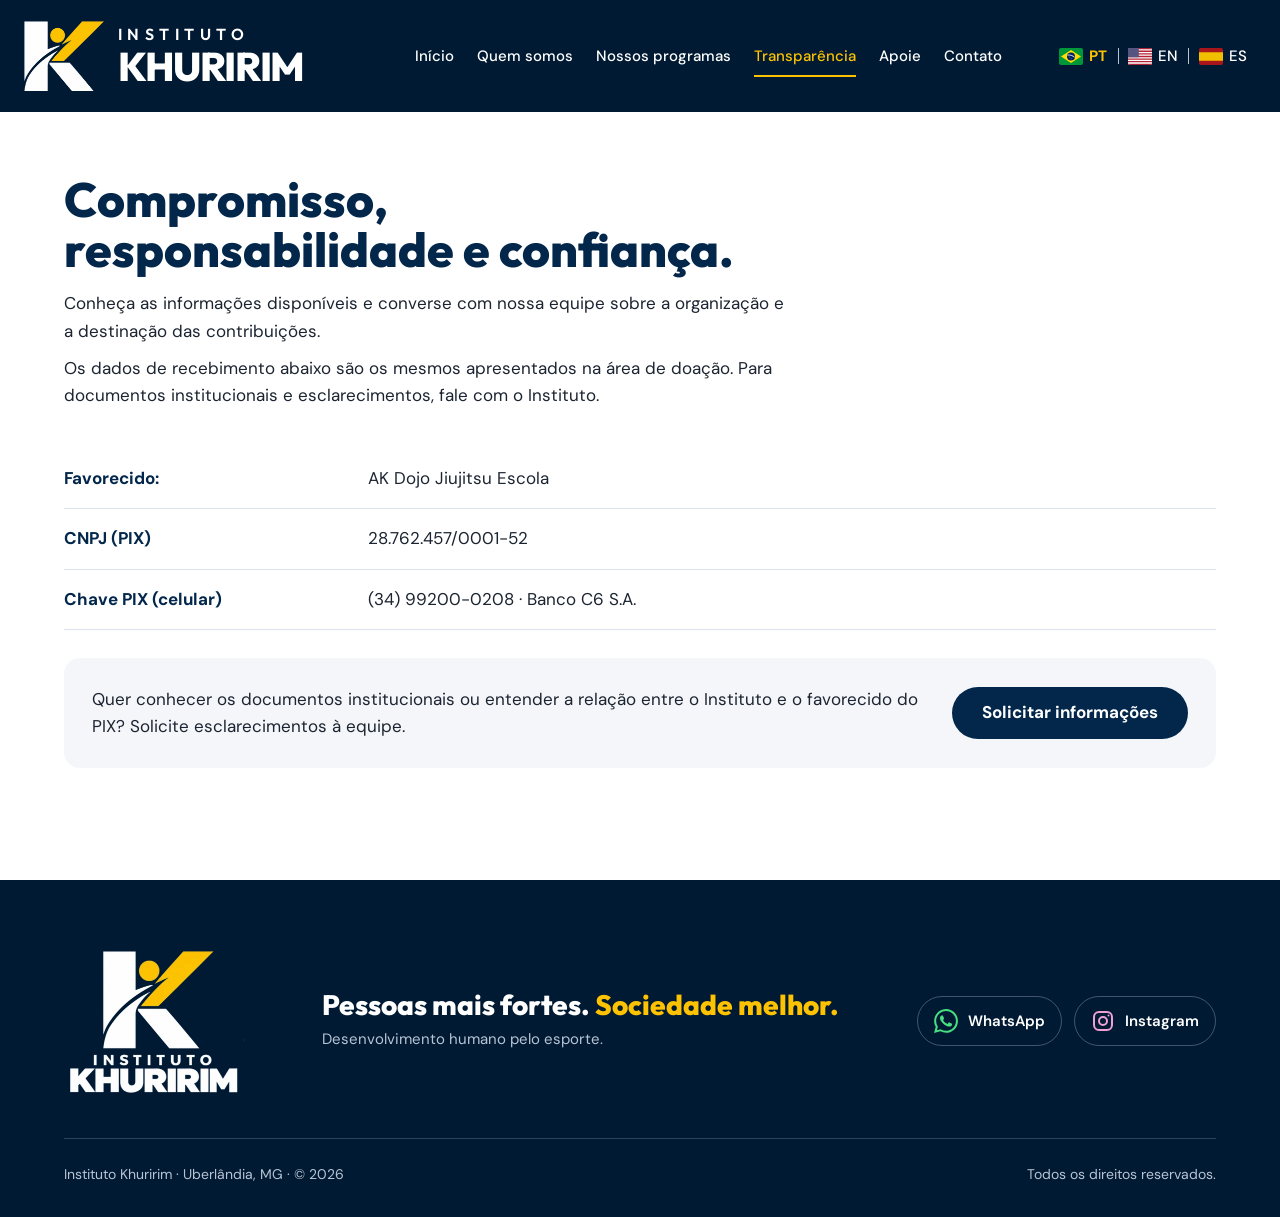
<file: transparencia/index.html>
<!doctype html>
<html lang="pt-BR" data-site-page="transparencia">
<head>
  <meta charset="utf-8">
  <meta name="viewport" content="width=device-width, initial-scale=1, viewport-fit=cover, interactive-widget=resizes-content">
  <meta name="theme-color" content="#001e3c">
  <base href="../">
  <title>Transparência — Instituto Khuririm</title>
  <meta name="description" content="Instituto Khuririm: esporte, educação e acolhimento em Uberlândia, MG." data-i18n-content="meta.description">
  <link rel="canonical" href="https://institutokhuririm.com.br/transparencia/">
  <meta property="og:type" content="website">
  <meta property="og:site_name" content="Instituto Khuririm">
  <meta property="og:locale" content="pt_BR">
  <meta property="og:url" content="https://institutokhuririm.com.br/transparencia/">
  <meta property="og:title" content="Transparência — Instituto Khuririm">
  <meta property="og:description" content="Esporte, educação e desenvolvimento socioemocional para crianças e adolescentes em Uberlândia-MG.">
  <meta property="og:image" content="https://institutokhuririm.com.br/assets/img/brand/og-image.jpg">
  <meta property="og:image:width" content="1200">
  <meta property="og:image:height" content="630">
  <meta property="og:image:alt" content="Professores e alunos graduados do Instituto Khuririm no tatame">
  <meta name="twitter:card" content="summary_large_image">
  <link rel="icon" href="assets/img/brand/favicon.png" type="image/png">
  <link rel="apple-touch-icon" href="assets/img/brand/apple-touch-icon.png">
  <link rel="preload" href="assets/fonts/outfit.woff2" as="font" type="font/woff2" crossorigin>
  <link rel="preload" href="assets/fonts/dm-sans.woff2" as="font" type="font/woff2" crossorigin>
  <link rel="stylesheet" href="assets/css/base.css">
  <link rel="stylesheet" href="assets/css/layout.css">
  <link rel="stylesheet" href="assets/css/components.css">
  <link rel="stylesheet" href="assets/css/sections.css">
  <link rel="stylesheet" href="assets/css/hero.css">
  <link rel="stylesheet" href="assets/css/pages.css">
</head>
<body>
  <a class="skip-link" href="./transparencia/#conteudo" data-i18n="text002">Pular para o conteúdo</a>
  <header class="site-header">
    <div class="container header-inner">
      <a href="./" class="brand">
        <span class="brand-symbol" aria-hidden="true">
          <img src="assets/img/brand/logo-completa.png" alt="" width="510" height="435">
        </span>
        <span class="brand-text"><span class="brand-small">INSTITUTO</span> <span class="brand-big">KHURIRIM</span></span>
      </a>
      <div class="language-switch" role="group" aria-label="Idioma" data-i18n-aria-label="language.label">
        <button type="button" data-language="pt" lang="pt" aria-label="Português" aria-pressed="true">
          <img class="language-flag" src="assets/img/flags/br.svg" alt="" width="24" height="17" aria-hidden="true">
          <span>PT</span>
        </button>
        <button type="button" data-language="en" lang="en" aria-label="English" aria-pressed="false">
          <img class="language-flag" src="assets/img/flags/us.svg" alt="" width="24" height="17" aria-hidden="true">
          <span>EN</span>
        </button>
        <button type="button" data-language="es" lang="es" aria-label="Español" aria-pressed="false">
          <img class="language-flag" src="assets/img/flags/es.svg" alt="" width="24" height="17" aria-hidden="true">
          <span>ES</span>
        </button>
      </div>
      <button type="button" class="menu-toggle" aria-expanded="false" aria-controls="menu" aria-label="Abrir menu">
        <span></span><span></span><span></span>
      </button>
      <nav id="menu" class="nav" aria-label="Principal" data-i18n-aria-label="accessibility.1">
        <a href="./" data-i18n="text005">Início</a>
        <a href="./quem-somos/" data-i18n="text006">Quem somos</a>
        <a href="./programas/" data-i18n="text007">Nossos programas</a>
        <a href="./transparencia/" data-i18n="text008">Transparência</a>
        <a href="./apoie/" data-i18n="text009">Apoie</a>
        <a href="./#contato" data-i18n="text010">Contato</a>
      </nav>
    </div>
  </header>
  <main id="conteudo" class="preview-page preview-page-transparencia">
    <section id="transparencia" class="section">
      <div class="container">
        <header class="section-head">
          <h1 data-i18n="text122">Compromisso, responsabilidade e confiança.</h1>
          <p data-i18n="text123">Conheça as informações disponíveis e converse com nossa equipe sobre a organização e a destinação das contribuições.</p>
          <p data-i18n="text124">Os dados de recebimento abaixo são os mesmos apresentados na área de doação. Para documentos institucionais e esclarecimentos, fale com o Instituto.</p>
        </header>
        <dl class="transp">
          <div><dt data-i18n="text151">Favorecido:</dt><dd>AK Dojo Jiujitsu Escola</dd></div>
          <div><dt>CNPJ (PIX)</dt><dd>28.762.457/0001-52</dd></div>
          <div><dt data-i18n="text148">Chave PIX (celular)</dt><dd>(34) 99200-0208 · Banco C6 S.A.</dd></div>
        </dl>
        <div class="transparency-contact">
          <p data-i18n="transparency.ask">Quer conhecer os documentos institucionais ou entender a relação entre o Instituto e o favorecido do PIX? Solicite esclarecimentos à equipe.</p>
          <a class="btn btn-navy" href="https://wa.me/5534992000208?text=Ol%C3%A1%21%20Gostaria%20de%20informa%C3%A7%C3%B5es%20sobre%20documentos%20institucionais%20e%20o%20favorecido%20do%20PIX." target="_blank" rel="noopener" data-i18n="transparency.action">Solicitar informações</a>
        </div>
      </div>
    </section>
  </main>

  <footer class="site-footer">
    <div class="container">
      <div class="footer-top">
        <img src="assets/img/brand/logo-completa.webp" alt="Instituto Khuririm" width="180" height="154" loading="lazy">
        <div>
          <p class="footer-slogan"><span data-i18n="text177">Pessoas mais fortes.</span> <span class="hl" data-i18n="text178">Sociedade melhor.</span></p>
          <p class="footer-sub" data-i18n="text179">Desenvolvimento humano pelo esporte.</p>
        </div>
        <div class="footer-social">
          <a class="footer-social-link footer-social-whatsapp" href="https://wa.me/5534992000208?text=Ol%C3%A1%21%20Vim%20pelo%20site%20do%20Instituto%20Khuririm." target="_blank" rel="noopener" aria-label="Falar com o Instituto Khuririm no WhatsApp" data-i18n-aria-label="accessibility.11">
            <svg viewBox="0 0 24 24" width="30" height="30" aria-hidden="true" focusable="false"><path fill="currentColor" d="M17.472 14.382c-.297-.149-1.758-.867-2.03-.967-.273-.099-.471-.148-.67.15-.197.297-.767.966-.94 1.164-.173.199-.347.223-.644.075-.297-.15-1.255-.463-2.39-1.475-.883-.788-1.48-1.761-1.653-2.059-.173-.297-.018-.458.13-.606.134-.133.298-.347.446-.52.149-.174.198-.298.298-.497.099-.198.05-.371-.025-.52-.075-.149-.669-1.612-.916-2.207-.242-.579-.487-.5-.669-.51-.173-.008-.371-.01-.57-.01-.198 0-.52.074-.792.372-.272.297-1.04 1.016-1.04 2.479 0 1.462 1.065 2.875 1.213 3.074.149.198 2.096 3.2 5.077 4.487.709.306 1.262.489 1.694.625.712.227 1.36.195 1.871.118.571-.085 1.758-.719 2.006-1.413.248-.694.248-1.289.173-1.413-.074-.124-.272-.198-.57-.347m-5.421 7.403h-.004a9.87 9.87 0 01-5.031-1.378l-.361-.214-3.741.982.998-3.648-.235-.374a9.86 9.86 0 01-1.51-5.26c.001-5.45 4.436-9.884 9.888-9.884 2.64 0 5.122 1.03 6.988 2.898a9.825 9.825 0 012.893 6.994c-.003 5.45-4.437 9.884-9.885 9.884m8.413-18.297A11.815 11.815 0 0012.05 0C5.495 0 .16 5.335.157 11.892c0 2.096.547 4.142 1.588 5.945L.057 24l6.305-1.654a11.882 11.882 0 005.683 1.448h.005c6.554 0 11.89-5.335 11.893-11.893a11.821 11.821 0 00-3.48-8.413Z"></path></svg>
            <span>WhatsApp</span>
          </a>
          <a class="footer-social-link footer-social-instagram" href="https://www.instagram.com/institutokhuririm/" target="_blank" rel="noopener" aria-label="Visitar o Instagram do Instituto Khuririm" data-i18n-aria-label="accessibility.12">
            <svg viewBox="0 0 24 24" width="30" height="30" fill="none" stroke="currentColor" stroke-width="2" aria-hidden="true" focusable="false">
              <rect x="3" y="3" width="18" height="18" rx="5"></rect>
              <circle cx="12" cy="12" r="4"></circle>
              <circle cx="17.5" cy="6.5" r="1" fill="currentColor" stroke="none"></circle>
            </svg>
            <span>Instagram</span>
          </a>
        </div>
      </div>
      <div class="footer-bottom">
        <span><span data-i18n="text180">Instituto Khuririm · Uberlândia, MG · ©</span> <span id="ano">2026</span></span>
        <span data-i18n="footer.rights">Todos os direitos reservados.</span>
      </div>
    </div>
  </footer>
  <a class="back-to-top" href="./transparencia/#conteudo" aria-label="Voltar ao topo" data-i18n-aria-label="navigation.backToTop" hidden><svg viewBox="0 0 24 24" width="26" height="26" fill="none" stroke="currentColor" stroke-width="2" stroke-linecap="round" stroke-linejoin="round" aria-hidden="true"><path d="m6 12 6-6 6 6M12 6v14"/></svg></a>
  <script src="assets/js/i18n.js" defer></script>
  <script src="assets/js/components/navigation.js" defer></script>
  <script src="assets/js/components/clipboard.js" defer></script>
  <script src="assets/js/components/carousels.js" defer></script>
  <script src="assets/js/components/lightbox.js" defer></script>
  <script src="assets/js/components/animations.js" defer></script>
  <script src="assets/js/components/hero-photos.js" defer></script>
  <script src="assets/js/main.js" defer></script>
  <script src="assets/js/pages.js" defer></script>
</body>
</html>
</file>
<file: assets/css/base.css>
/* Fontes locais, tokens de marca, tipografia, foco e estilos globais. */

@font-face { font-family: 'Outfit'; font-style: normal; font-weight: 600 800; font-display: swap; src: url(../fonts/outfit.woff2) format('woff2'); unicode-range: U+0000-00FF, U+0131, U+0152-0153, U+02BB-02BC, U+02C6, U+02DA, U+02DC, U+0304, U+0308, U+0329, U+2000-206F, U+20AC, U+2122, U+2191, U+2193, U+2212, U+2215, U+FEFF, U+FFFD; }

@font-face { font-family: 'DM Sans'; font-style: normal; font-weight: 400 700; font-display: swap; src: url(../fonts/dm-sans.woff2) format('woff2'); unicode-range: U+0000-00FF, U+0131, U+0152-0153, U+02BB-02BC, U+02C6, U+02DA, U+02DC, U+0304, U+0308, U+0329, U+2000-206F, U+20AC, U+2122, U+2191, U+2193, U+2212, U+2215, U+FEFF, U+FFFD; }

:root {
  --azul: #02274B;
  --azul-noite: #011A33;
  --amarelo: #FDC202;
  --amarelo-hover: #FFD23F;
  --ouro-escuro: #8A6400;
  --branco: #FFFFFF;
  --nevoa: #F4F6FA;
  --gelo: #DCE3EC;
  --azul-gelo: #B8C4D4;
  --ardosia: #556170;
  --grafite: #1B2430;
  --link: #1D4F8C;

  --f-titulo: 'Outfit', system-ui, sans-serif;
  --f-texto: 'DM Sans', system-ui, sans-serif;
  --raio: 16px;
  --raio-lg: 20px;
  --max: 1200px;
}

*, *::before, *::after { box-sizing: border-box; }

html { scroll-behavior: smooth; scroll-padding-top: 84px; }

body {
  margin: 0;
  font-family: var(--f-texto);
  font-size: 17px;
  line-height: 1.6;
  color: var(--grafite);
  background: var(--branco);
  -webkit-font-smoothing: antialiased;
}

img { max-width: 100%; display: block; }

a { color: var(--link); }

a:hover { color: var(--azul); }

h1, h2, h3 { font-family: var(--f-titulo); margin: 0; line-height: 1.05; }

h2 { font-weight: 800; font-size: clamp(32px, 4vw, 48px); color: var(--azul); }

h3 { font-weight: 600; font-size: 22px; color: var(--azul); }

p { margin: 0; }

:focus-visible { outline: 3px solid var(--amarelo); outline-offset: 3px; border-radius: 4px; }

.hl { color: var(--amarelo); }

.muted { color: var(--ardosia); }

.skip-link {
  position: absolute; left: 16px; top: -60px; z-index: 100;
  background: var(--amarelo); color: var(--azul); padding: 10px 16px; border-radius: 8px; font-weight: 700;
}

.skip-link:focus { top: 12px; }

@media (prefers-reduced-motion: reduce) {
  html { scroll-behavior: auto; }
}
</file>
<file: assets/css/layout.css>
/* Cabeçalho e navegação. As regras são limitadas ao cabeçalho. */
html { --header-height: 112px; --header-compact-height: 80px; scroll-padding-top: calc(var(--header-compact-height) + 16px); }
.container { max-width: var(--max); margin: 0 auto; padding: 0 24px; }

.site-header {
  --header-current-height: var(--header-height);
  position: fixed;
  top: 0;
  right: 0;
  left: 0;
  z-index: 50;
  background: transparent;
  transition: background-color .2s, box-shadow .2s;
}
.site-header.is-scrolled { --header-current-height: var(--header-compact-height); }
.site-header.is-scrolled, .site-header.has-open-menu {
  background: rgba(1, 26, 51, .96);
  box-shadow: 0 8px 24px rgba(1, 18, 34, .16);
}
@supports (backdrop-filter: blur(12px)) {
  .site-header.is-scrolled, .site-header.has-open-menu { background: rgba(1, 26, 51, .92); backdrop-filter: blur(12px); }
}
.site-header .header-inner {
  max-width: 1296px;
  min-height: var(--header-current-height);
  display: flex;
  align-items: center;
  gap: 36px;
  transition: min-height .2s;
}
.site-header .brand {
  display: inline-flex;
  align-items: center;
  flex-shrink: 0;
  gap: 14px;
  color: var(--branco);
  text-decoration: none;
}
/* Recorte visual do símbolo no PNG oficial transparente, sem alterar o arquivo. */
.site-header .brand-symbol { position: relative; display: block; flex-shrink: 0; width: 80px; aspect-ratio: 314 / 274; overflow: hidden; transition: width .2s; }
.site-header .brand-symbol img { position: absolute; top: -7.66%; left: -35.35%; width: 162.42%; max-width: none; height: auto; }
.site-header .brand-text { display: flex; flex-direction: column; font-family: var(--f-titulo); line-height: 1; }
.site-header .brand-small { margin-bottom: 4px; font-size: 16px; font-weight: 600; letter-spacing: .34em; transition: font-size .2s; }
.site-header .brand-big { font-size: 40px; font-weight: 800; letter-spacing: -.035em; transition: font-size .2s; }
.site-header .nav {
  display: flex;
  align-items: center;
  justify-content: flex-end;
  flex: 1;
  gap: clamp(16px, 1.8vw, 24px);
  font-size: 15px;
  font-weight: 500;
}
.site-header .nav a {
  position: relative;
  padding: 14px 0;
  color: var(--branco);
  text-decoration: none;
  white-space: nowrap;
}
.site-header .nav a::after {
  content: '';
  position: absolute;
  right: 0;
  bottom: 5px;
  left: 0;
  height: 2px;
  background: var(--amarelo);
  transform: scaleX(0);
  transform-origin: left;
  transition: transform .2s;
}
.site-header .nav a:hover::after, .site-header .nav a:focus-visible::after, .site-header .nav a[aria-current="location"]::after { transform: scaleX(1); }
.site-header .nav a[aria-current="location"] { color: var(--amarelo); }
.site-header .language-switch {
  order: 2;
  display: flex;
  align-items: center;
  flex-shrink: 0;
  gap: 4px;
  padding-left: 12px;
  border-left: 0;
}
.site-header .language-switch button {
  display: inline-flex;
  align-items: center;
  justify-content: center;
  gap: 6px;
  min-width: 66px;
  min-height: 44px;
  padding: 8px;
  border: 0;
  border-radius: 4px;
  background: transparent;
  color: var(--branco);
  font: 500 15px var(--f-texto);
  cursor: pointer;
}
.site-header .language-flag { display: block; flex-shrink: 0; width: 24px; height: 17px; object-fit: cover; border-radius: 2px; }
.site-header .language-switch button + button { position: relative; }
.site-header .language-switch button + button::before {
  content: '';
  position: absolute;
  top: 14px;
  bottom: 14px;
  left: -2px;
  width: 1px;
  background: var(--azul-gelo);
}
.site-header .language-switch button[aria-pressed="true"] { color: var(--amarelo); font-weight: 700; }
.site-header .language-switch button:hover { background: rgba(255, 255, 255, .08); }
.site-header .menu-toggle {
  display: none;
  flex-direction: column;
  justify-content: center;
  align-items: center;
  flex-shrink: 0;
  gap: 5px;
  width: 48px;
  height: 48px;
  padding: 0;
  border: 1px solid rgba(184, 196, 212, .35);
  border-radius: 10px;
  background: transparent;
  cursor: pointer;
}
.site-header .menu-toggle span { width: 23px; height: 2px; border-radius: 2px; background: var(--branco); transition: transform .2s, opacity .2s; }
.site-header .menu-toggle[aria-expanded="true"] span:nth-child(1) { transform: translateY(7px) rotate(45deg); }
.site-header .menu-toggle[aria-expanded="true"] span:nth-child(2) { opacity: 0; }
.site-header .menu-toggle[aria-expanded="true"] span:nth-child(3) { transform: translateY(-7px) rotate(-45deg); }

@media (min-width: 1600px) {
  .site-header .header-inner { max-width: 1440px; }
}
@media (min-width: 1201px) {
  .site-header.is-scrolled .brand-symbol { width: 56px; }
  .site-header.is-scrolled .brand-big { font-size: 28px; }
  .site-header.is-scrolled .brand-small { font-size: 11px; }
}
@media (max-width: 1200px) and (min-width: 1001px) {
  .site-header .header-inner { gap: 20px; }
  .site-header .brand-symbol { width: 58px; }
  .site-header .brand-big { font-size: 25px; }
  .site-header .brand-small { font-size: 11px; }
  .site-header .nav { gap: 16px; font-size: 14px; }
  .site-header .language-switch { padding-left: 12px; }
}
@media (max-width: 1000px) {
  html { --header-height: 92px; --header-compact-height: 76px; }
  .site-header .header-inner { gap: 16px; }
  .site-header .brand-symbol { width: 58px; }
  .site-header .brand-big { font-size: 25px; }
  .site-header .brand-small { font-size: 11px; }
  .site-header .header-inner > .language-switch { display: none; }
  .site-header .nav .language-switch { order: 0; margin: 16px 0 0; padding: 8px 0 0; border-left: 0; justify-content: flex-start; }
  .site-header .menu-toggle { display: flex; margin-left: auto; }
  .site-header .nav {
    position: absolute;
    top: 100%;
    right: 0;
    left: 0;
    display: none;
    flex-direction: column;
    align-items: stretch;
    gap: 0;
    max-height: calc(100vh - var(--header-current-height));
    max-height: calc(100dvh - var(--header-current-height));
    overflow-y: auto;
    padding: 12px 24px 24px;
    background: #0b243e;
    border-bottom: 1px solid rgba(184, 196, 212, .3);
    box-shadow: 0 16px 24px rgba(1, 26, 51, .18);
  }
  .site-header .nav.is-open { display: flex; }
  .site-header .nav a { min-height: 48px; padding: 12px 0; border-bottom: 1px solid rgba(184, 196, 212, .16); }
}
@media (max-width: 600px) {
  html { --header-height: 80px; --header-compact-height: 72px; }
  .site-header .header-inner { padding-right: 18px; padding-left: 18px; gap: 10px; }
  .site-header .brand { gap: 9px; }
  .site-header .brand-symbol { width: 45px; }
  .site-header .brand-small { font-size: 9px; letter-spacing: .25em; }
  .site-header .brand-big { font-size: 20px; }
  .site-header .language-switch { gap: 0; }
  .site-header .language-switch button { min-width: 56px; gap: 4px; font-size: 13px; padding: 6px; }
  .site-header .language-flag { width: 20px; height: 14px; }
  .site-header .menu-toggle { width: 44px; height: 44px; }
}
@media (max-width: 359px) {
  .site-header .header-inner { padding-right: 12px; padding-left: 12px; gap: 6px; }
  .site-header .brand-big { font-size: 17px; }
  .site-header .brand-small { font-size: 8px; }
  .site-header .brand-symbol { width: 38px; }
  .site-header .language-switch button { min-width: 48px; padding: 4px; font-size: 12px; }
  .site-header .language-flag { width: 16px; height: 12px; }
}
@media (prefers-reduced-motion: reduce) {
  .site-header, .site-header .header-inner, .site-header .brand-symbol, .site-header .brand-small, .site-header .brand-big, .site-header .nav a::after, .site-header .menu-toggle span { transition: none; }
}

/* Rodapé e links sociais. */
.site-footer { background: var(--azul-noite); color: var(--gelo); padding: 64px 0 32px; }

.footer-top { display: flex; flex-wrap: wrap; justify-content: space-between; align-items: center; gap: 32px; margin-bottom: 40px; }

.footer-top img { width: 180px; height: auto; }

.footer-slogan { font-family: var(--f-titulo); font-weight: 800; font-size: 28px; line-height: 1.1; color: var(--branco); }

.footer-sub { margin-top: 6px; font-size: 15px; color: var(--azul-gelo); }

.footer-bottom {
  border-top: 1px solid rgba(220,227,236,.2); padding-top: 24px;
  display: flex; flex-wrap: wrap; justify-content: space-between; gap: 12px; font-size: 14px; color: var(--azul-gelo);
}

.footer-bottom a { color: var(--amarelo); }

.footer-social { display: flex; flex-wrap: wrap; align-items: center; gap: 12px; }
.footer-social-link { display: inline-flex; align-items: center; justify-content: center; gap: 10px; min-height: 48px; padding: 12px 16px; border: 1px solid rgba(184, 196, 212, .35); border-radius: 999px; color: var(--branco); text-decoration: none; font-size: 15px; font-weight: 600; transition: background .2s, border-color .2s; }
.footer-social-link svg { flex-shrink: 0; width: 24px; height: 24px; }
.footer-social-whatsapp svg { color: #47df80; }
.footer-social-instagram svg { color: #efa0d5; }
.footer-social-link:hover { color: var(--branco); border-color: var(--azul-gelo); background: rgba(255, 255, 255, .08); }
@media (prefers-reduced-motion: reduce) { .footer-social-link { transition: none; } }
@media print { .footer-social { display: none; } }
</file>
<file: assets/css/components.css>
/* Botões, cards, carrosséis, modal, PIX, redes sociais e animações. */

.back-to-top {
  position: fixed;
  right: 24px;
  bottom: 24px;
  bottom: calc(24px + env(safe-area-inset-bottom, 0px));
  z-index: 40;
  display: grid;
  place-items: center;
  width: 52px;
  height: 52px;
  border: 1px solid rgba(2,39,75,.15);
  border-radius: 50%;
  background: var(--amarelo);
  color: var(--azul);
  box-shadow: 0 4px 18px rgba(1,12,24,.25);
  text-decoration: none;
}
.back-to-top[hidden] { display: none; }
.back-to-top:hover { background: var(--amarelo-hover); color: var(--azul); }
@media (max-width: 600px) {
  .back-to-top { right: 16px; bottom: 16px; bottom: calc(16px + env(safe-area-inset-bottom, 0px)); width: 48px; height: 48px; }
}

.btn {
  display: inline-flex; align-items: center; justify-content: center;
  min-height: 52px; padding: 0 28px; border-radius: 999px;
  font-weight: 700; text-decoration: none; border: 2px solid transparent;
  transition: background .2s, color .2s, transform .2s;
}

.btn:hover { transform: translateY(-1px); }

.btn-sm { min-height: 44px; padding: 0 20px; }

.btn-yellow { background: var(--amarelo); color: var(--azul); }

.btn-yellow:hover { background: var(--amarelo-hover); color: var(--azul); }

.btn-outline { border-color: var(--amarelo); color: var(--branco); }

.btn-outline:hover { background: var(--amarelo); color: var(--azul); }

.btn-navy { background: var(--azul); color: var(--branco); }

.btn-navy:hover { background: var(--azul-noite); color: var(--branco); }

.kicker {
  font-family: var(--f-titulo); font-weight: 600; font-size: 13px;
  letter-spacing: .3em; color: var(--ouro-escuro); margin-bottom: 12px;
  display: flex; align-items: center; gap: 14px;
}

.kicker-light { color: var(--gelo); font-family: var(--f-texto); font-weight: 500; }

.kicker-yellow { color: var(--amarelo); }

.kicker-muted { color: var(--ardosia); }

.kicker .line { width: 40px; height: 2px; background: var(--amarelo); }

.lead { font-size: 20px; line-height: 1.55; color: var(--gelo); max-width: 560px; }

.actions { display: flex; flex-wrap: wrap; gap: 14px; }

.quote { margin: 8px 0 0; padding: 20px 24px; background: var(--nevoa); border-radius: 14px; }

.quote p { font-family: var(--f-titulo); font-weight: 600; font-size: 20px; line-height: 1.4; color: var(--azul); }

.quote cite { display: block; margin-top: 8px; font-style: normal; font-size: 15px; color: var(--ardosia); }

.subtitle { font-family: var(--f-titulo); font-weight: 600; font-size: 20px; line-height: 1.35; color: var(--azul); }

.quote-long { padding: 28px 28px 24px; border-left: 4px solid var(--amarelo); }

.quote-long p { font-family: var(--f-texto); font-weight: 400; font-size: 17px; line-height: 1.65; color: var(--grafite); margin: 0; }

.quote-long p + p { margin-top: 12px; }

.quote-long cite { margin-top: 16px; font-weight: 700; color: var(--azul); }

.cards { display: grid; grid-template-columns: repeat(auto-fit, minmax(240px, 1fr)); gap: 20px; margin-bottom: 40px; }

.card { background: var(--branco); border-radius: var(--raio); padding: 28px; display: flex; flex-direction: column; gap: 10px; }

.card svg { width: 32px; height: 32px; fill: none; stroke: var(--azul); stroke-width: 2; stroke-linecap: round; stroke-linejoin: round; }

.card p { color: var(--ardosia); }

.mv-card { background: var(--branco); border-radius: var(--raio-lg); padding: 32px 28px; box-shadow: 0 1px 3px rgba(2,39,75,.08); }

.mv-card h3 { margin-bottom: 12px; }

.mv-card p { margin: 0; line-height: 1.6; }

.gallery-carousel { position: relative; }

.gallery {
  display: grid; grid-auto-columns: 50%; grid-auto-flow: column; gap: 0;
  overflow-x: auto; overscroll-behavior-x: contain; scroll-snap-type: x mandatory; scroll-behavior: smooth;
  scrollbar-width: none;
}

.gallery::-webkit-scrollbar { display: none; }

.gallery-slide { position: relative; min-width: 0; overflow: hidden; scroll-snap-align: start; background: var(--azul-noite); }

.gallery-image-button { display: block; width: 100%; padding: 0; border: 0; background: transparent; cursor: zoom-in; }

.gallery-image-button::after { content: ''; position: absolute; inset: 0; background: linear-gradient(180deg, rgba(1, 12, 24, .08) 25%, rgba(1, 12, 24, .78) 100%); pointer-events: none; }

.gallery-image-button:focus-visible { outline-offset: -5px; }

.gallery img { width: 100%; aspect-ratio: 2 / 1; object-fit: cover; object-position: center 40%; transition: transform .25s ease; }

.gallery-image-button:hover img, .gallery-image-button:focus-visible img { transform: scale(1.06); }

.gallery-arrow {
  position: absolute; top: 50%; z-index: 2; transform: translateY(-50%);
  display: grid; place-items: center; width: 60px; height: 60px; padding: 0; border: 1px solid rgba(2,39,75,.12); border-radius: 50%;
  background: var(--branco); color: var(--azul); box-shadow: 0 4px 18px rgba(1,12,24,.3);
  cursor: pointer; transition: background .2s, color .2s;
}

.gallery-arrow svg { width: 30px; height: 30px; stroke-width: 2.5; stroke-linecap: round; stroke-linejoin: round; }

.gallery-arrow[data-gallery-direction="-1"] { left: 16px; }
.gallery-arrow[data-gallery-direction="1"] { right: 16px; }

.gallery-arrow:hover:not(:disabled) { background: var(--amarelo); }

.gallery-arrow:disabled { color: var(--ardosia); cursor: default; }

.gallery-lightbox {
  position: fixed; width: min(92vw, 1000px); max-width: none; max-height: 90vh; padding: 48px 0 0;
  border: 0; background: transparent;
}

.gallery-lightbox::backdrop { background: rgba(1, 12, 24, .88); }

.gallery-lightbox-image { width: auto; max-width: 100%; max-height: 82vh; margin: 0 auto; object-fit: contain; }

.gallery-lightbox-close {
  position: absolute; top: 8px; right: 12px; width: 40px; height: 40px; border: 0; border-radius: 50%;
  background: rgba(1, 12, 24, .65); color: var(--branco); font: 32px/1 var(--f-texto); cursor: pointer;
}

@media (max-width: 600px) {
  .gallery-arrow { width: 52px; height: 52px; }
  .gallery { grid-auto-columns: 100%; }
  .gallery img { aspect-ratio: 4 / 3; }
  .gallery-arrow[data-gallery-direction="-1"] { left: 8px; }
  .gallery-arrow[data-gallery-direction="1"] { right: 8px; }
}

@media (prefers-reduced-motion: reduce) {
  .gallery, .gallery img { scroll-behavior: auto; transition: none; }
}

.support-card { background: var(--branco); border-radius: var(--raio); padding: 32px; display: flex; flex-direction: column; gap: 12px; }

.support-card h3 { font-size: 26px; font-weight: 800; }

.support-card p { color: var(--ardosia); }

.support-card a { margin-top: auto; font-weight: 700; }

.support-card-dark { background: var(--azul); color: var(--branco); }

.support-card-dark h3 { color: var(--branco); }

.support-card-dark p { color: var(--azul-gelo); }

.support-card-dark p a { color: var(--amarelo); }

.pix { margin-top: auto; background: rgba(255,255,255,.08); border-radius: 10px; padding: 14px 16px; display: flex; flex-direction: column; gap: 4px; }

.pix span { font-size: 13px; color: var(--azul-gelo); }

.pix strong { color: var(--branco); }

.pix .pix-key { font-family: ui-monospace, monospace; font-size: 20px; color: var(--amarelo); }

.copy-btn {
  align-self: flex-start; margin-top: 6px; min-height: 44px; padding: 0 18px; border-radius: 999px;
  border: 2px solid var(--amarelo); background: transparent; color: var(--branco);
  font: 700 14px var(--f-texto); cursor: pointer;
}

.copy-btn:hover { background: var(--amarelo); color: var(--azul); }

.sponsors-carousel { display: grid; grid-template-columns: auto minmax(0, 1fr) auto; align-items: center; gap: 12px; }

.sponsors-grid {
  display: grid; grid-auto-columns: calc((100% - 32px) / 3); grid-auto-flow: column; gap: 16px;
  overflow-x: auto; overscroll-behavior-x: contain; scroll-snap-type: x mandatory; scroll-behavior: smooth;
  scrollbar-width: none;
}

.sponsors-grid::-webkit-scrollbar { display: none; }

.sponsor-slide { min-width: 0; scroll-snap-align: start; }

.sponsors-arrow {
  display: grid; place-items: center; width: 44px; height: 44px; padding: 0; border: 0; border-radius: 50%;
  background: var(--azul); color: var(--branco); cursor: pointer; transition: background .2s, opacity .2s;
}

.sponsors-arrow:hover:not(:disabled) { background: var(--azul-noite); }

.sponsors-arrow:disabled { opacity: .4; cursor: default; }

.sponsors-grid img { max-height: 64px; width: auto; margin: 0 auto; filter: grayscale(1); opacity: .85; transition: filter .2s, opacity .2s; }

.sponsors-grid a:hover img { filter: none; opacity: 1; }

.sponsor-card { margin: 0; border-radius: 12px; overflow: hidden; background: var(--branco); }

.sponsor-card img { display: block; width: 100%; height: auto; aspect-ratio: 1 / 1; object-fit: cover; max-height: none; filter: none; opacity: 1; }

.sponsor-card figcaption { padding: 10px 12px; font-size: 14px; font-weight: 600; color: var(--azul); text-align: center; }

.sponsor-ph {
  min-height: 88px; border: 2px dashed var(--azul-gelo); border-radius: 12px;
  display: flex; align-items: center; justify-content: center; color: var(--ardosia); font-size: 14px;
}

@media (max-width: 600px) {
  .sponsors-grid { grid-auto-columns: 100%; }
}

@media (prefers-reduced-motion: reduce) {
  .sponsors-grid { scroll-behavior: auto; }
}

.reveal { opacity: 0; transform: translateY(16px); transition: opacity .6s ease, transform .6s ease; }

.reveal.is-visible { opacity: 1; transform: none; }

@media (prefers-reduced-motion: reduce) {
  .reveal { opacity: 1; transform: none; transition: none; }

  .btn, .nav a::after { transition: none; }
}

.gallery-instagram {
  display: flex;
  align-items: center;
  gap: 14px;
  max-width: 100%;
  padding: 18px 20px;
  border: 1px solid var(--gelo);
  border-radius: 16px;
  background: var(--nevoa);
  color: var(--azul);
  text-decoration: none;
  transition: border-color .2s, background .2s, box-shadow .2s;
}

.gallery-instagram-icon {
  display: grid;
  place-items: center;
  width: 48px;
  height: 48px;
  flex-shrink: 0;
  border-radius: 14px;
  background: var(--azul);
  color: var(--amarelo);
}

.gallery-instagram-copy { display: flex; flex-direction: column; gap: 3px; min-width: 0; }

.gallery-instagram-eyebrow { color: var(--ouro-escuro); font-size: 10px; letter-spacing: .18em; }

.gallery-instagram-title { font-family: var(--f-titulo); font-size: 18px; line-height: 1.3; }

.gallery-instagram-profile { color: var(--ardosia); font-size: 12px; font-weight: 500; }

.gallery-instagram-arrow { flex-shrink: 0; font-size: 26px; line-height: 1; margin-left: 6px; color: var(--ouro-escuro); }

.gallery-instagram:hover { border-color: var(--ouro-escuro); background: #fff; box-shadow: 0 8px 24px rgba(2,39,75,.08); }

@media (max-width: 600px) {
  .gallery-instagram { width: 100%; padding: 16px; gap: 12px; }

  .gallery-instagram-icon { width: 40px; height: 40px; border-radius: 12px; }

  .gallery-instagram-title { font-size: 16px; }

  .gallery-instagram-profile { font-size: 11px; }

  .gallery-instagram-arrow { margin-left: auto; }
}

@media (prefers-reduced-motion: reduce) {
  .gallery-instagram { transition: none; }
}
</file>
<file: assets/css/sections.css>
/* Apresentação, história, programas, transparência, apoio e contato. */

.section { padding: 96px 0; }

.section-mist { background: var(--nevoa); }

.section-dark { background: var(--azul); color: var(--branco); }

.section-dark h2 { color: var(--branco); }

.section-head { max-width: 720px; margin-bottom: 40px; }

.section-head h2 + p { margin-top: 16px; }

.section-head p + p { margin-top: 10px; }

.section-head-row { max-width: none; display: flex; flex-wrap: wrap; justify-content: space-between; align-items: flex-end; gap: 16px; }

.section-head-row a { font-weight: 700; }

.split { display: flex; flex-wrap: wrap; align-items: center; gap: 56px; }

.split-media { flex: 1 1 320px; min-width: 0; }

.split-media img { width: 100%; aspect-ratio: 4 / 5; object-fit: cover; border-radius: var(--raio-lg); }

.split-text { flex: 999 1 480px; min-width: 0; display: flex; flex-direction: column; gap: 20px; }

.split-text .kicker { margin-bottom: 0; }

.founder-message { max-width: 760px; margin: 48px auto 0; }

.founder-message h3 { margin-bottom: 16px; }

.values { display: grid; grid-template-columns: repeat(auto-fit, minmax(220px, 1fr)); gap: 16px; }

.value { border: 1px solid rgba(220,227,236,.25); border-radius: var(--raio); padding: 24px; }

.value h3 { color: var(--amarelo); font-size: 24px; font-weight: 800; margin-bottom: 6px; }

.value p { color: var(--azul-gelo); }

.values-more { margin-top: 40px; font-size: 15px; color: var(--azul-gelo); }

.mv, .programs { display: grid; grid-template-columns: repeat(auto-fit, minmax(280px, 1fr)); gap: 24px; }

.programs .mv-card h3 { font-size: 20px; }

.programs .mv-card p + p { margin-top: 12px; }


/* Programas e inscrição ganham prioridade na leitura. */
.programs-intro { max-width: 680px; margin: -16px 0 32px; color: var(--ardosia); }
#galeria > .container { max-width: none; padding-inline: 0; }
#galeria .section-head { max-width: var(--max); margin-inline: auto; padding-inline: 24px; }
.gallery-caption { position: absolute; z-index: 1; bottom: 0; left: 0; right: 0; padding: 24px 56px 32px; font-family: var(--f-titulo); font-size: clamp(20px, 1.8vw, 28px); font-weight: 600; color: var(--branco); line-height: 1.3; pointer-events: none; }
@media (max-width: 600px) {
  .gallery-caption { padding: 20px 24px 24px; }
}
.programs { grid-template-columns: repeat(3, minmax(0, 1fr)); }
@media (min-width: 701px) and (max-width: 1000px) {
  .programs { grid-template-columns: repeat(2, minmax(0, 1fr)); }
}
.programs .mv-card {
  position: relative;
  isolation: isolate;
  overflow: hidden;
  min-width: 0;
  padding: 28px;
  border: 1px solid rgba(184,196,212,.28);
  border-radius: 22px;
  background: radial-gradient(ellipse at top right, #124873, var(--azul-noite) 75%);
  color: #e0e9f3;
  box-shadow: 0 8px 24px -12px rgba(2,39,75,.3);
}
.programs .mv-card::before {
  content: '';
  position: absolute;
  z-index: -1;
  top: -64px;
  right: -64px;
  width: 180px;
  height: 180px;
  border: 1px solid rgba(253,194,2,.22);
  border-radius: 50%;
  box-shadow: 0 0 0 24px rgba(184,196,212,.035), 0 0 0 48px rgba(184,196,212,.025);
  pointer-events: none;
}
.programs .mv-card::after {
  content: '';
  position: absolute;
  left: 28px;
  right: 28px;
  bottom: 0;
  height: 2px;
  background: linear-gradient(90deg, var(--amarelo), rgba(253,194,2,0));
  pointer-events: none;
}
.programs .mv-card h3 { color: var(--branco); line-height: 1.25; overflow-wrap: anywhere; }
.programs .mv-card p { position: relative; }
.programs .mv-card:first-child {
  grid-column: span 2;
  background-color: var(--azul-noite);
  background-image: linear-gradient(90deg, rgba(1,26,51,.98), rgba(1,26,51,.9) 45%, rgba(1,26,51,.48)), url('../img/gallery/galeria-3.webp');
  background-size: cover;
  background-position: center;
}
.programs .mv-card:first-child h3 { font-size: 32px; }
.programs .mv-card:first-child p { max-width: 480px; color: var(--branco); }
.program-number {
  display: inline-flex;
  align-items: center;
  justify-content: center;
  min-width: 44px;
  min-height: 36px;
  padding: 4px 10px;
  margin-bottom: 24px;
  border: 1px solid rgba(253,194,2,.55);
  border-radius: 10px;
  background: rgba(253,194,2,.08);
  font-family: var(--f-titulo);
  font-size: 14px;
  font-weight: 700;
  letter-spacing: .08em;
  color: var(--amarelo);
}
#aulas .cards { grid-template-columns: repeat(4, minmax(0, 1fr)); }
#aulas .card { border-top: 3px solid var(--amarelo); }
#missao { padding-top: 56px; padding-bottom: 56px; }
#missao .section-head { margin-bottom: 24px; }
#missao h2 { font-size: clamp(28px, 3vw, 38px); }
#valores { padding-top: 56px; padding-bottom: 56px; }
#valores .values { grid-template-columns: repeat(4, minmax(0, 1fr)); }
#valores .value { border: 0; border-left: 2px solid rgba(253,194,2,.5); border-radius: 0; padding: 8px 20px; }
#valores .value h3 { font-size: 21px; }
#valores .value p { font-size: 15px; }
#fundador .split-media, #padrinho .split-media { flex: 0 1 300px; }
#fundador .split-media img, #padrinho .split-media img { max-height: 360px; }
.transparency-contact { display: flex; align-items: center; flex-wrap: wrap; gap: 24px; margin-top: 28px; padding: 28px; border-radius: var(--raio); background: var(--nevoa); }
.transparency-contact p { flex: 1 1 320px; }
.transparency-contact .btn { flex-shrink: 0; }
.sponsors-heading { max-width: none; text-align: center; margin-bottom: 32px; }
.sponsors-heading h2 { color: var(--azul); }
.sponsors-static { grid-template-columns: minmax(0, 1fr); }
.sponsors-static .sponsors-arrow { display: none; }
.sponsors-static .sponsors-grid { grid-auto-flow: row; grid-template-columns: repeat(2, minmax(0, 300px)); justify-content: center; gap: 24px; overflow: visible; }
.sponsor-card { position: relative; }
.sponsor-profile { position: absolute; inset: 0; z-index: 1; border-radius: inherit; cursor: pointer; transition: background .2s, box-shadow .2s; }
.sponsor-profile:hover { background: rgba(2, 39, 75, .035); box-shadow: inset 0 0 0 2px rgba(2, 39, 75, .25); }
.sponsor-profile:focus-visible { outline: 3px solid var(--amarelo); outline-offset: -4px; }
@media (prefers-reduced-motion: reduce) {
  .sponsor-profile { transition: none; }
}
@media (max-width: 600px) {
  .sponsors-static .sponsors-grid { grid-template-columns: repeat(2, minmax(0, 1fr)); gap: 12px; }
  .sponsors-static .sponsor-card figcaption { padding: 10px 6px; font-size: 12px; }
}
@media (max-width: 1000px) {
  #aulas .cards, #valores .values { grid-template-columns: repeat(2, minmax(0, 1fr)); }
}
@media (max-width: 700px) {
  .programs { grid-template-columns: 1fr; }
  .programs .mv-card:first-child { grid-column: auto; }
  #aulas .cards, #valores .values { grid-template-columns: 1fr; }
  #fundador .split-media, #padrinho .split-media { flex: 1 1 300px; }
  #fundador .split-media img, #padrinho .split-media img { max-height: 440px; }
  .transparency-contact { padding: 22px; }
}

.founder-ph { aspect-ratio: 4 / 5; border: 2px dashed var(--azul-gelo); border-radius: var(--raio-lg); display: grid; place-items: center; padding: 16px; text-align: center; color: var(--ardosia); font-size: 15px; }

.founder-actions { margin-top: 24px; }

.notfound { min-height: 100vh; display: flex; align-items: center; }

.notfound .container { display: flex; flex-direction: column; gap: 24px; align-items: flex-start; }

.notfound .brand { margin-bottom: 24px; }

.notfound-text { font-size: 18px; color: var(--gelo); max-width: 480px; }

.founder-video { margin-top: 24px; padding: 28px 16px; border: 2px dashed var(--azul-gelo); border-radius: var(--raio-lg); text-align: center; color: var(--ardosia); font-size: 15px; }

.section:not(.section-mist):not(.section-dark) + .section:not(.section-mist):not(.section-dark) { border-top: 1px solid var(--gelo); }

.transp { margin: 0; }

.transp > div { display: grid; gap: 4px; padding: 16px 0; border-bottom: 1px solid var(--gelo); }

.transp dt { font-weight: 700; color: var(--azul); }

.transp dd { margin: 0; color: var(--grafite); }

@media (min-width: 720px) {
  .transp > div { grid-template-columns: 280px 1fr; gap: 24px; align-items: baseline; }
}

.support { display: grid; grid-template-columns: repeat(3, minmax(0, 1fr)); gap: 20px; }

.support .support-card { min-width: 0; }

.support .support-card-dark {
  grid-column: 1 / -1;
  align-items: center;
  text-align: center;
  padding: 24px;
  gap: 8px;
}

.support-card-dark > p { max-width: 680px; }

.support-card-dark .pix {
  width: 100%;
  max-width: 560px;
  margin-top: 4px;
  padding: 12px 16px;
  align-items: center;
  gap: 4px;
}

.pix-copy-row { display: flex; flex-wrap: wrap; justify-content: center; align-items: center; gap: 8px 16px; max-width: 100%; }

.pix-copy-row .pix-key { white-space: nowrap; }

.pix-copy-row .copy-btn { align-self: auto; margin-top: 0; flex-shrink: 0; }

.support-card-dark .support-note { margin-top: 4px; }

@media (max-width: 860px) {
  .support { grid-template-columns: 1fr; }
}

.sponsors { margin-top: 48px; }

.contact { display: flex; flex-wrap: wrap; gap: 48px; }

.contact-text { flex: 1 1 360px; min-width: 0; display: flex; flex-direction: column; gap: 20px; align-items: flex-start; }

.contact-text .kicker { margin-bottom: 0; }

.contact-list { list-style: none; margin: 0; padding: 0; display: flex; flex-direction: column; gap: 10px; font-weight: 500; }

.map {
  position: relative; flex: 1 1 420px; min-width: 0; height: 360px; min-height: 320px;
  border-radius: var(--raio-lg); background: var(--nevoa); overflow: hidden; isolation: isolate;
  box-shadow: 0 12px 32px rgba(2,39,75,.14);
}

.map iframe { position: absolute; inset: 0; width: 100%; height: 100%; border: 0; pointer-events: none; }
.map::before { content: ''; position: absolute; inset: 0; background: repeating-linear-gradient(35deg, transparent 0 64px, rgba(184,196,212,.3) 65px 68px, transparent 69px 130px), repeating-linear-gradient(125deg, transparent 0 92px, rgba(184,196,212,.3) 93px 96px, transparent 97px 170px); }

.map-link {
  position: absolute; inset: 0; z-index: 1; display: flex; flex-direction: column; justify-content: flex-end;
  gap: 8px; padding: 28px; background: linear-gradient(180deg, transparent 30%, rgba(1,26,51,.96) 70%);
  color: var(--branco); text-decoration: none; transition: background .2s;
}

.map-link:hover { color: var(--branco); background: linear-gradient(180deg, rgba(1,26,51,.06) 24%, rgba(1,26,51,.98) 70%); }

.map-link:focus-visible { outline-offset: -5px; border-radius: var(--raio-lg); }

.map-address { max-width: 28ch; font-size: 20px; font-weight: 700; line-height: 1.3; }

.map-action { font-size: 14px; font-weight: 600; color: var(--amarelo); }

@media (max-width: 860px) {
  .section { padding: 72px 0; }



  .pillars-list { justify-content: center; font-size: 15px; }
}

@media (max-width: 600px) {
  .section { padding: 44px 0; }
  .section-head { margin-bottom: 28px; }
  .section-head h2 { font-size: clamp(28px, 7.7vw, 36px); line-height: 1.1; }
  #missao, #valores { padding-top: 40px; padding-bottom: 40px; }
  #missao .mv-card { padding: 20px; }
  .programs-intro { margin-bottom: 24px; }
  .programs .program-number { margin-bottom: 12px; }
  .programs .mv-card:first-child h3 { font-size: 28px; }
  #aulas .cards { gap: 12px; margin-bottom: 24px; }
  #aulas .card { padding: 20px; }
  #fundador .split-media, #padrinho .split-media { flex: 0 1 256px; margin-inline: auto; }
  #fundador .split-media img, #padrinho .split-media img { max-height: 320px; }
  .founder-actions { margin-top: 8px; }
  .sponsors { margin-top: 32px; }
  .map { height: 300px; min-height: 300px; }
  .split, .contact { gap: 28px; }
  .split-text { gap: 16px; }
  .programs, .mv { gap: 16px; }
  .programs .mv-card, .mv-card, .support-card { padding: 20px; }
  .support .support-card-dark { padding: 22px 18px; }
  .transp dd, .pix > span, .contact-list a { overflow-wrap: anywhere; }
  .contact-text .btn, #aulas > .container > .btn { width: 100%; padding: 12px 18px; text-align: center; }
  .map-link { padding: 22px; }
}
</file>
<file: assets/css/hero.css>
/* Hero e pilares: regras locais para preservar as demais seções. */
.hero {
  padding-top: 112px;
  position: relative;
  isolation: isolate;
  overflow: hidden;
  background-color: #021a33;
}
/* Uma unica imagem se move por tras do degrade e da textura. */
.hero::before {
  content: '';
  position: absolute;
  inset: -4%;
  z-index: -1;
  pointer-events: none;
  background: url('../img/backgrounds/hero-background.jpg') center bottom / cover no-repeat;
  filter: contrast(1.18) brightness(1.08);
  transform: translate3d(-1.5%, 1%, 0) scale(1.02);
  animation: hero-background-drift 24s ease-in-out infinite alternate;
}
.hero::after {
  content: '';
  position: absolute;
  inset: 0;
  z-index: -1;
  pointer-events: none;
  background-image: linear-gradient(180deg, rgba(2, 26, 51, .58) 0%, rgba(2, 26, 51, .3) 42%, rgba(2, 26, 51, .12) 100%), url('../img/backgrounds/hero-grain.svg');
  background-size: 100% 100%, 180px 180px;
  background-repeat: no-repeat, repeat;
}
@keyframes hero-background-drift {
  to { transform: translate3d(1.5%, -1%, 0) scale(1.04); }
}
@media (prefers-reduced-motion: reduce) {
  .hero::before { animation: none; transform: none; }
}
.hero .hero-inner {
  position: relative;
  display: grid;
  grid-template-columns: minmax(0, 1.08fr) minmax(0, 1fr);
  align-items: center;
  gap: 48px;
  max-width: 1360px;
  min-height: 792px;
  padding-top: 32px;
  padding-bottom: 52px;
}
.hero .hero-text { position: relative; z-index: 2; align-self: start; min-width: 0; container-type: inline-size; padding-top: 56px; display: flex; flex-direction: column; gap: 24px; }
.hero .kicker { margin: 0; gap: 16px; color: var(--branco); font-size: 11px; font-weight: 700; letter-spacing: .36em; }
.hero .kicker .line { width: 48px; flex-shrink: 0; }
.hero h1 { font-size: clamp(20px, 8.4cqi, 64px); font-weight: 800; line-height: .9; letter-spacing: -.035em; overflow-wrap: normal; }
.hero h1 > span { display: block; white-space: nowrap; }
.hero h1 .hl { margin-top: -4px; font-size: .86em; line-height: 1.02; color: var(--amarelo); }
.hero .hero-lead { display: block; width: 100%; max-width: 600px; margin-top: -6px; }
.hero .hero-lead p { display: inline; margin: 0; color: #f1f4f9; font-size: clamp(18px, 1.52vw, 22px); line-height: 1.5; }
.hero .hero-lead p + p::before { content: ' '; }
.hero .hero-pillars { width: 100%; max-width: 600px; margin-top: 12px; margin-inline-start: clamp(-20px, -1.4vw, -8px); }
.hero .pillars-list { display: grid; grid-template-columns: repeat(4, minmax(0, 1fr)); gap: 0; margin: 0; padding: 0; list-style: none; }
.hero .pillars-list li { display: flex; flex-direction: column; align-items: center; justify-content: flex-start; gap: 11px; min-width: 0; padding: 4px 9px 0; text-align: center; color: var(--branco); font-size: 14px; line-height: 1.35; }
.hero .pillars-list li + li { border-left: 1px solid rgba(184, 196, 212, .3); }
.hero .pillars-list svg { flex-shrink: 0; width: 32px; height: 32px; color: var(--amarelo); }
.hero .hero-media { position: relative; isolation: isolate; min-width: 0; width: calc(100% - 16px); aspect-ratio: 1.02; margin-block: 20px; }
.hero .hero-frame {
  position: absolute;
  top: 12%;
  left: 27%;
  height: 15%;
  z-index: 0;
  width: 0;
  border-left: 2px solid var(--amarelo);
  border-radius: 2px;
  transform: rotate(4deg);
}
.hero .hero-frame::after { content: ''; position: absolute; top: 265%; left: -85px; width: 85px; height: 2px; border-radius: 2px; background: var(--amarelo); transform: rotate(-9deg); }
/* Um único recorte arredondado evita desencontro entre as bordas da foto e do cartão.
   Sombras de contato e ambiente diferenciam a altura de cada camada. */
.hero .hero-photo {
  position: absolute;
  overflow: hidden;
  border: 0;
  border-radius: clamp(18px, 2vw, 26px);
  background: #011a33;
  box-shadow: 0 4px 12px rgba(0, 8, 20, .16), 0 24px 48px -16px rgba(0, 8, 20, .42);
}
.hero .hero-photo::after { content: ''; position: absolute; inset: 0; border: 1px solid rgba(232, 240, 248, .2); border-radius: inherit; box-shadow: inset 0 1px 0 rgba(255, 255, 255, .12); pointer-events: none; }
.hero .hero-photo img { display: block; width: 100%; height: 100%; object-fit: cover; }
.hero .hero-photo-main { inset: 0 2% 3% 28%; z-index: 1; transform: rotate(3deg); }
.hero .hero-photo-main img { object-position: 48% 35%; }
.hero .hero-photo-secondary {
  left: 0;
  bottom: 0;
  z-index: 2;
  width: 55%;
  aspect-ratio: 600 / 599;
  border-radius: 18px;
  box-shadow: 0 3px 10px rgba(0, 8, 20, .2), 0 18px 32px -10px rgba(0, 8, 20, .48);
  transform: rotate(-4deg);
}
.hero .hero-photo-secondary::after { border-color: rgba(247, 243, 228, .58); }
/* A proporção original preserva o símbolo AK e as três pessoas. */
.hero .hero-photo-secondary img { object-position: center; }

/* Mantém duas colunas proporcionais em monitores amplos. */
@media (min-width: 1600px) {
  .hero .hero-inner { max-width: 1480px; min-height: 840px; gap: 56px; grid-template-columns: minmax(0, 1.12fr) minmax(0, 1fr); }
  .hero .hero-media { max-width: 650px; }
}
@media (max-width: 1200px) and (min-width: 1001px) {
  .hero .hero-inner { gap: 36px; min-height: 710px; }
  .hero .hero-text { padding-top: 36px; gap: 22px; }
  .hero h1 { font-size: clamp(20px, 8.4cqi, 64px); }
  .hero .hero-pillars { margin-top: 8px; }
  .hero .pillars-list li { padding-right: 6px; padding-left: 6px; font-size: 12px; }
}
@media (max-width: 1000px) {
  .hero { padding-top: 92px; }

  .hero .hero-inner { grid-template-columns: 1fr; gap: 48px; min-height: 0; padding: 52px 32px 64px; }
  .hero .hero-text { max-width: 720px; padding-top: 0; }
  .hero h1 { max-width: 720px; font-size: clamp(20px, 8.4cqi, 64px); }
  .hero .hero-lead { max-width: 660px; margin-top: 0; }
  .hero .hero-pillars { max-width: 660px; }
  .hero .hero-media { justify-self: center; width: 80%; max-width: 600px; }
}
@media (max-width: 600px) {
  .hero { padding-top: 80px; }

  .hero .hero-inner { gap: 36px; padding: 36px 22px 48px; }
  .hero .hero-text { gap: 22px; }
  .hero .kicker { gap: 12px; font-size: 9px; letter-spacing: .23em; }
  .hero .kicker .line { width: 32px; }
  .hero h1 { font-size: clamp(20px, 8.4cqi, 64px); line-height: .96; letter-spacing: -.035em; }
  .hero h1 .hl { margin-top: 8px; font-size: .86em; line-height: 1.12; }
  .hero .hero-lead p { font-size: 17px; line-height: 1.6; }
  .hero .hero-pillars { margin-top: 8px; margin-inline-start: -4px; }
  .hero .pillars-list { grid-template-columns: repeat(4, minmax(0, 1fr)); }
  .hero .pillars-list li { padding: 0 2px; gap: 8px; font-size: clamp(8px, 2.7cqi, 12px); white-space: nowrap; }

  .hero .pillars-list svg { width: clamp(22px, 7cqi, 30px); height: clamp(22px, 7cqi, 30px); }
  .hero .hero-media { width: calc(100% - 12px); max-width: 400px; margin-block: 8px 16px; }
  .hero .hero-frame { border-radius: 21px; }
  .hero .hero-photo-secondary { border-radius: 16px; }
}
/* Proposta de hero com tres fotos selecionaveis; sem troca automatica. */
.hero .hero-stack { margin-bottom: 64px; touch-action: pan-y; }
.hero .hero-stack .hero-photo {
  appearance: none; padding: 0; margin: 0; cursor: pointer;
  inset: auto; top: 10%; left: 0; width: 65%; height: 76%; aspect-ratio: auto;
  border-radius: clamp(16px, 2vw, 26px); transform: rotate(-9deg) scale(.96);
  z-index: 1;
  transition: top .55s ease, left .55s ease, width .55s ease, height .55s ease, transform .55s ease, box-shadow .55s ease;
}
.hero .hero-stack .hero-photo.is-right { left: 35%; top: 12%; transform: rotate(9deg) scale(.96); z-index: 2; }
.hero .hero-stack .hero-photo.is-front { top: 0; left: 13%; width: 74%; height: 90%; transform: rotate(0); z-index: 3; box-shadow: 0 26px 60px -12px rgba(0, 8, 20, .65); }
.hero .hero-stack .hero-photo img { object-fit: cover; object-position: center; }
.hero .hero-stack .hero-photo-main img { object-position: 48% 35%; }
.hero .hero-stack .hero-photo-third img { object-position: 50% 42%; }
.hero .hero-stack .hero-photo:focus-visible { outline: 3px solid var(--amarelo); outline-offset: 5px; }
.hero-photo-controls { position: absolute; top: calc(100% + 8px); left: 0; width: 100%; display: flex; justify-content: center; gap: 10px; }
.hero-photo-controls button { min-width: 44px; min-height: 44px; padding: 8px; border: 1px solid rgba(255,255,255,.4); border-radius: 50%; background: rgba(2,26,51,.6); color: var(--branco); font: inherit; font-size: 12px; cursor: pointer; transition: background .2s, color .2s; }
.hero-photo-controls button[aria-pressed="true"] { background: var(--amarelo); border-color: var(--amarelo); color: var(--azul); font-weight: 700; }
@media (prefers-reduced-motion: reduce) {
  .hero .hero-stack .hero-photo, .hero-photo-controls button { transition: none; }
}
</file>
<file: assets/css/pages.css>
/* Approved multipage styles shared by the site. */
html { -webkit-tap-highlight-color: transparent; -webkit-text-size-adjust: 100%; }
button, a { touch-action: manipulation; }
button { font-family: inherit; }
input, textarea { font-family: var(--f-texto); font-size: 16px; }
html:not([data-site-page="inicio"]) .site-header { background: var(--azul-noite); }

.preview-page:not(.preview-page-inicio) { padding-top: 84px; }
.preview-page:not(.preview-page-inicio) > .section:first-child { padding-top: clamp(64px, 7vw, 112px); }
.preview-page:not(.preview-page-inicio) .section-head h1,
.preview-page:not(.preview-page-inicio) .split-text h1 {
  font-family: var(--f-titulo);
  font-size: clamp(32px, 4vw, 48px);
  line-height: 1.05;
  font-weight: 800;
  color: var(--azul);
}
.preview-page:not(.preview-page-inicio) .split-text h1 { margin: 0; }
.preview-page:not(.preview-page-inicio) .section-head h1 + p { margin-top: 16px; }
.preview-page-quem-somos .about-lead { color: var(--azul); font-size: clamp(18px, 2vw, 21px); font-weight: 700; line-height: 1.4; }
.preview-page-quem-somos #sobre .split { display: grid; grid-template-columns: minmax(0, 365px) minmax(0, 1fr); align-items: start; gap: clamp(28px, 4vw, 56px); }
.about-gallery-fieldset { min-width: 0; margin: 0; padding: 0; border: 0; }
.about-gallery-visually-hidden,
.about-gallery-fieldset > input {
  position: absolute; width: 1px; height: 1px; padding: 0; margin: -1px;
  overflow: hidden; clip: rect(0, 0, 0, 0); white-space: nowrap; border: 0;
}
.about-photo-stage { position: relative; width: 100%; aspect-ratio: 4 / 5; overflow: hidden; border-radius: var(--raio-lg); background: var(--azul); box-shadow: 0 20px 42px -24px rgba(2, 39, 75, .46); }
.about-photo-stage .about-photo {
  position: absolute; inset: 0; margin: 0; opacity: 0; visibility: hidden; transform: scale(1.025);
  transition: opacity 280ms cubic-bezier(.23, 1, .32, 1), transform 280ms cubic-bezier(.23, 1, .32, 1), visibility 280ms;
}
.about-photo-stage .about-photo img { width: 100%; height: 100%; aspect-ratio: auto; object-fit: cover; border-radius: 0; }
.about-photo-stage .about-photo-2 img { object-position: 51% 43%; }
.about-photo-stage .about-photo-3 img { object-position: 50% 38%; }
.about-photo-stage figcaption {
  position: absolute; bottom: 14px; left: 14px; padding: 5px 10px; border-radius: 999px;
  background: rgba(1, 26, 51, .86); color: var(--branco); font-size: 12px; font-weight: 700;
}
#about-photo-1:checked ~ .about-photo-stage .about-photo-1,
#about-photo-2:checked ~ .about-photo-stage .about-photo-2,
#about-photo-3:checked ~ .about-photo-stage .about-photo-3 { opacity: 1; visibility: visible; transform: scale(1); }
.about-photo-choices { display: flex; justify-content: center; gap: 12px; margin-top: 16px; }
.about-photo-choices label {
  display: block; width: 68px; height: 68px; padding: 3px; border: 2px solid transparent; border-radius: 13px;
  cursor: pointer; transition: border-color 160ms ease, transform 160ms cubic-bezier(.23, 1, .32, 1);
}
.about-photo-choices img { width: 100%; height: 100%; aspect-ratio: 1; object-fit: cover; border-radius: 8px; }
.about-photo-choices label:active { transform: scale(.97); }
#about-photo-1:checked ~ .about-photo-choices label[for="about-photo-1"],
#about-photo-2:checked ~ .about-photo-choices label[for="about-photo-2"],
#about-photo-3:checked ~ .about-photo-choices label[for="about-photo-3"] { border-color: var(--amarelo); }
#about-photo-1:focus-visible ~ .about-photo-choices label[for="about-photo-1"],
#about-photo-2:focus-visible ~ .about-photo-choices label[for="about-photo-2"],
#about-photo-3:focus-visible ~ .about-photo-choices label[for="about-photo-3"] { outline: 3px solid var(--amarelo); outline-offset: 3px; }
.preview-page-quem-somos #missao .section-head { max-width: 780px; }
.preview-page-quem-somos .about-photo-interlude { display: grid; grid-template-columns: minmax(0, .9fr) minmax(0, 1.1fr); align-items: center; gap: clamp(28px, 5vw, 72px); }
.preview-page-quem-somos .about-photo-interlude figure { margin: 0; }
.preview-page-quem-somos .about-photo-interlude img { width: 100%; height: auto; aspect-ratio: 1; object-fit: cover; border-radius: var(--raio-lg); }
.preview-page-quem-somos .about-photo-interlude figcaption { margin-top: 12px; color: var(--ardosia); font-size: 14px; }
.preview-page-quem-somos .about-photo-copy { display: grid; gap: 22px; }
.preview-page-quem-somos .about-photo-copy h2 { font-size: clamp(30px, 3.2vw, 42px); }
.preview-page-quem-somos .about-photo-copy p { font-size: clamp(18px, 1.7vw, 21px); }
.preview-page-quem-somos .about-founder-message .founder-message { margin: 0 auto; }
.preview-page-quem-somos .about-founder-message h2 { margin-bottom: 24px; font-size: clamp(28px, 3vw, 38px); }
.preview-page-quem-somos .about-founder-message .quote { margin: 0; }
.preview-page-quem-somos .about-founder-message .btn { margin-top: 28px; }
.preview-page-transparencia { min-height: 70svh; }
.preview-page-transparencia > .section { padding-bottom: 112px; }

.preview-hero-action { display: flex; align-items: center; margin: -2px 0 2px; }
.preview-hero-action .btn { min-width: 240px; justify-content: space-between; gap: 32px; border-color: rgba(255,255,255,.72); color: var(--branco); }
.hero .hero-pillars { margin-top: 4px; }

.preview-highlights .section-head { margin-bottom: 28px; }
.preview-text-link { font-size: 15px; white-space: nowrap; }
.preview-highlight-grid { display: grid; grid-template-columns: repeat(3, minmax(0, 1fr)); gap: 18px; }
.preview-highlight-grid article { min-width: 0; padding: 28px; border-radius: var(--raio); background: var(--azul); color: var(--branco); }
.preview-highlight-grid article > span { color: var(--amarelo); font-family: var(--f-titulo); font-weight: 800; }
.preview-highlight-grid h3 { margin: 20px 0 10px; color: var(--branco); font-size: 22px; }
.preview-highlight-grid p { color: var(--azul-gelo); line-height: 1.5; }
.preview-about-layout { display: grid; grid-template-columns: minmax(0, .8fr) minmax(0, 1.2fr); align-items: center; gap: clamp(32px, 5vw, 80px); }
.preview-about-layout img { width: 100%; max-width: 430px; aspect-ratio: 1; object-fit: cover; border-radius: var(--raio-lg); }
.preview-about-layout h2 { max-width: 660px; }
.preview-about-layout p { margin: 22px 0 28px; max-width: 650px; }

.support-card > button.btn { margin-top: auto; font-weight: 700; }

.preview-interest-dialog {
  position: fixed;
  inset: 0;
  width: min(620px, calc(100% - 24px));
  max-height: min(96dvh, 860px);
  margin: auto;
  padding: 0;
  border: 1px solid var(--gelo);
  border-radius: 22px;
  background: var(--branco);
  color: var(--azul);
  box-shadow: 0 28px 84px rgba(0, 18, 42, .28);
  overflow: auto;
}
.preview-interest-dialog::backdrop { background: rgba(1, 26, 51, .72); backdrop-filter: blur(3px); }
.preview-dialog-content { padding: 28px 36px; }
.preview-dialog-close { position: sticky; top: 16px; z-index: 2; float: right; display: grid; place-items: center; width: 44px; height: 44px; margin: -20px -18px 4px 8px; border: 1px solid var(--gelo); border-radius: 50%; background: var(--branco); color: var(--azul); font-size: 25px; line-height: 1; }
.preview-form-eyebrow { color: var(--ouro-escuro); font-family: var(--f-titulo); font-size: 12px; font-weight: 800; letter-spacing: .16em; }
.preview-interest-dialog h2 { font-size: clamp(28px, 3.2vw, 38px); line-height: 1.08; margin: 8px 0 10px; }
.preview-form-description { color: var(--ardosia); margin-bottom: 16px; }
.preview-interest-choices { display: grid; grid-template-columns: repeat(3, minmax(0, 1fr)); gap: 8px; padding: 0; margin: 0; border: 0; }
.preview-interest-choices legend { margin-bottom: 9px; color: var(--azul); font-weight: 800; }
.preview-interest-choices label { min-height: 50px; display: flex; align-items: center; gap: 9px; padding: 8px 11px; border: 1px solid var(--azul-gelo); border-radius: 10px; font-size: 13px; font-weight: 800; line-height: 1.25; transition: background 160ms ease, border-color 160ms ease, color 160ms ease; }
.preview-interest-choices label:has(input:checked) { color: var(--branco); background: var(--azul); border-color: var(--azul); }
.preview-interest-choices input { margin: 0; flex: 0 0 auto; accent-color: var(--amarelo); }
.preview-interest-context { min-height: 20px; color: var(--ardosia); font-size: 14px; margin: 8px 0 12px; }
.preview-field { display: flex; flex-direction: column; min-width: 0; margin-bottom: 11px; }
.preview-field label { color: var(--azul); font-weight: 800; font-size: 14px; margin-bottom: 4px; }
.preview-field input, .preview-field textarea { width: 100%; min-width: 0; padding: 10px 12px; border: 1px solid var(--azul-gelo); border-radius: 10px; color: var(--grafite); background: var(--branco); line-height: 1.45; }
.preview-field textarea { min-height: 86px; resize: vertical; }
.preview-field input:focus, .preview-field textarea:focus { outline: 2px solid var(--amarelo); outline-offset: 1px; border-color: var(--azul); }
.preview-field [aria-invalid="true"] { border-color: #b42318; }
.preview-field-row { display: grid; grid-template-columns: 1fr 1fr; gap: 12px; }
.preview-field-error { min-height: 0; display: block; color: #a01916; font-size: 13px; line-height: 1.35; }
.preview-field-error:not(:empty) { padding-top: 5px; }
.preview-consent { display: flex; align-items: flex-start; gap: 12px; margin: 2px 0 5px; color: var(--ardosia); font-size: 13px; line-height: 1.45; }
.preview-consent input { margin: 3px 0 0; width: 18px; height: 18px; flex: 0 0 18px; accent-color: var(--azul); }
.preview-submit { display: block; width: 100%; min-height: 49px; margin-top: 12px; border: 0; border-radius: 28px; color: var(--branco); background: var(--azul); font-size: 14px; font-weight: 800; }
.preview-simulation-note { margin-top: 10px; color: var(--ardosia); font-size: 12px; text-align: center; }
.preview-form-direct { margin-top: 12px; font-size: 13px; color: var(--ardosia); }
.preview-form-direct a { font-weight: 800; }
.preview-form-result { padding: 20px 0; }
.preview-form-result h3 { font-size: 26px; margin-bottom: 10px; }
.preview-form-result p { margin-bottom: 20px; }

@media (hover: hover) and (pointer: fine) {
  .preview-hero-action .btn:hover { border-color: var(--amarelo); background: rgba(253,194,2,.12); color: var(--branco); }
  .preview-interest-choices label:hover { border-color: var(--azul); }
  .preview-submit:hover { background: #08416f; }
  .preview-dialog-close:hover { background: var(--nevoa); }
}
.preview-submit:active, .preview-dialog-close:active { transform: scale(.97); }

@media (max-width: 1000px) {
  .preview-page-quem-somos #sobre .split { grid-template-columns: minmax(260px, 36%) minmax(0, 1fr); }
  .preview-page:not(.preview-page-inicio) { padding-top: 72px; }
  .preview-highlight-grid { grid-template-columns: repeat(2, minmax(0, 1fr)); }
}
@media (max-width: 700px) {
  .preview-page-quem-somos #sobre .split { grid-template-columns: 1fr; }
  .preview-page-quem-somos #sobre .about-gallery { width: 100%; max-width: 440px; margin-inline: auto; }
  .preview-page-quem-somos #sobre .about-photo-stage { aspect-ratio: 1; }
  .preview-page-quem-somos #sobre .about-photo-stage img { height: 100%; aspect-ratio: auto; }
  .preview-page-quem-somos #sobre .about-photo-choices img { height: 100%; aspect-ratio: 1; }
  .preview-page-quem-somos .about-photo-interlude { grid-template-columns: 1fr; }
  .preview-page-quem-somos .about-photo-copy { gap: 16px; }
  .preview-page-quem-somos .about-founder-message .btn { width: 100%; }
  .preview-highlight-grid { grid-template-columns: 1fr; gap: 12px; }
  .preview-highlight-grid article { padding: 22px; }
  .preview-highlight-grid h3 { margin-top: 8px; }
  .preview-about-layout { grid-template-columns: 1fr; gap: 24px; }
  .preview-about-layout img { max-height: 320px; }
  .preview-hero-action .btn { min-width: 0; width: 100%; }
  .preview-interest-choices { grid-template-columns: 1fr; }
  .preview-interest-choices label { min-height: 45px; }
  .preview-field-row { grid-template-columns: 1fr; gap: 0; }
}
@media (max-width: 600px) {
  .preview-page:not(.preview-page-inicio) { padding-top: 64px; }
  .preview-page:not(.preview-page-inicio) > .section:first-child { padding-top: 54px; }
  .preview-page:not(.preview-page-inicio) .section-head h1,
  .preview-page:not(.preview-page-inicio) .split-text h1 { font-size: clamp(28px, 7.7vw, 36px); line-height: 1.1; }
  .preview-hero-action { margin: 0; }
  .preview-interest-dialog { width: calc(100% - 16px); max-height: calc(100dvh - 16px); border-radius: 18px; }
  .preview-dialog-content { padding: 24px 22px 26px; }
  .preview-dialog-close { top: 10px; margin: -7px -5px 3px 5px; }
  .preview-interest-dialog h2 { font-size: 29px; }
  .preview-form-description { margin-bottom: 23px; }
  .preview-form-direct { margin-bottom: 0; }
}
@media (prefers-reduced-motion: reduce) {
  .about-photo-stage .about-photo { transform: none; transition: opacity 180ms ease, visibility 180ms; }
  .about-photo-choices label { transition: none; }
  .preview-interest-choices label { transition: none; }
  .preview-submit, .preview-dialog-close { transform: none; }
  .preview-interest-dialog::backdrop { backdrop-filter: none; }
}
</file>
